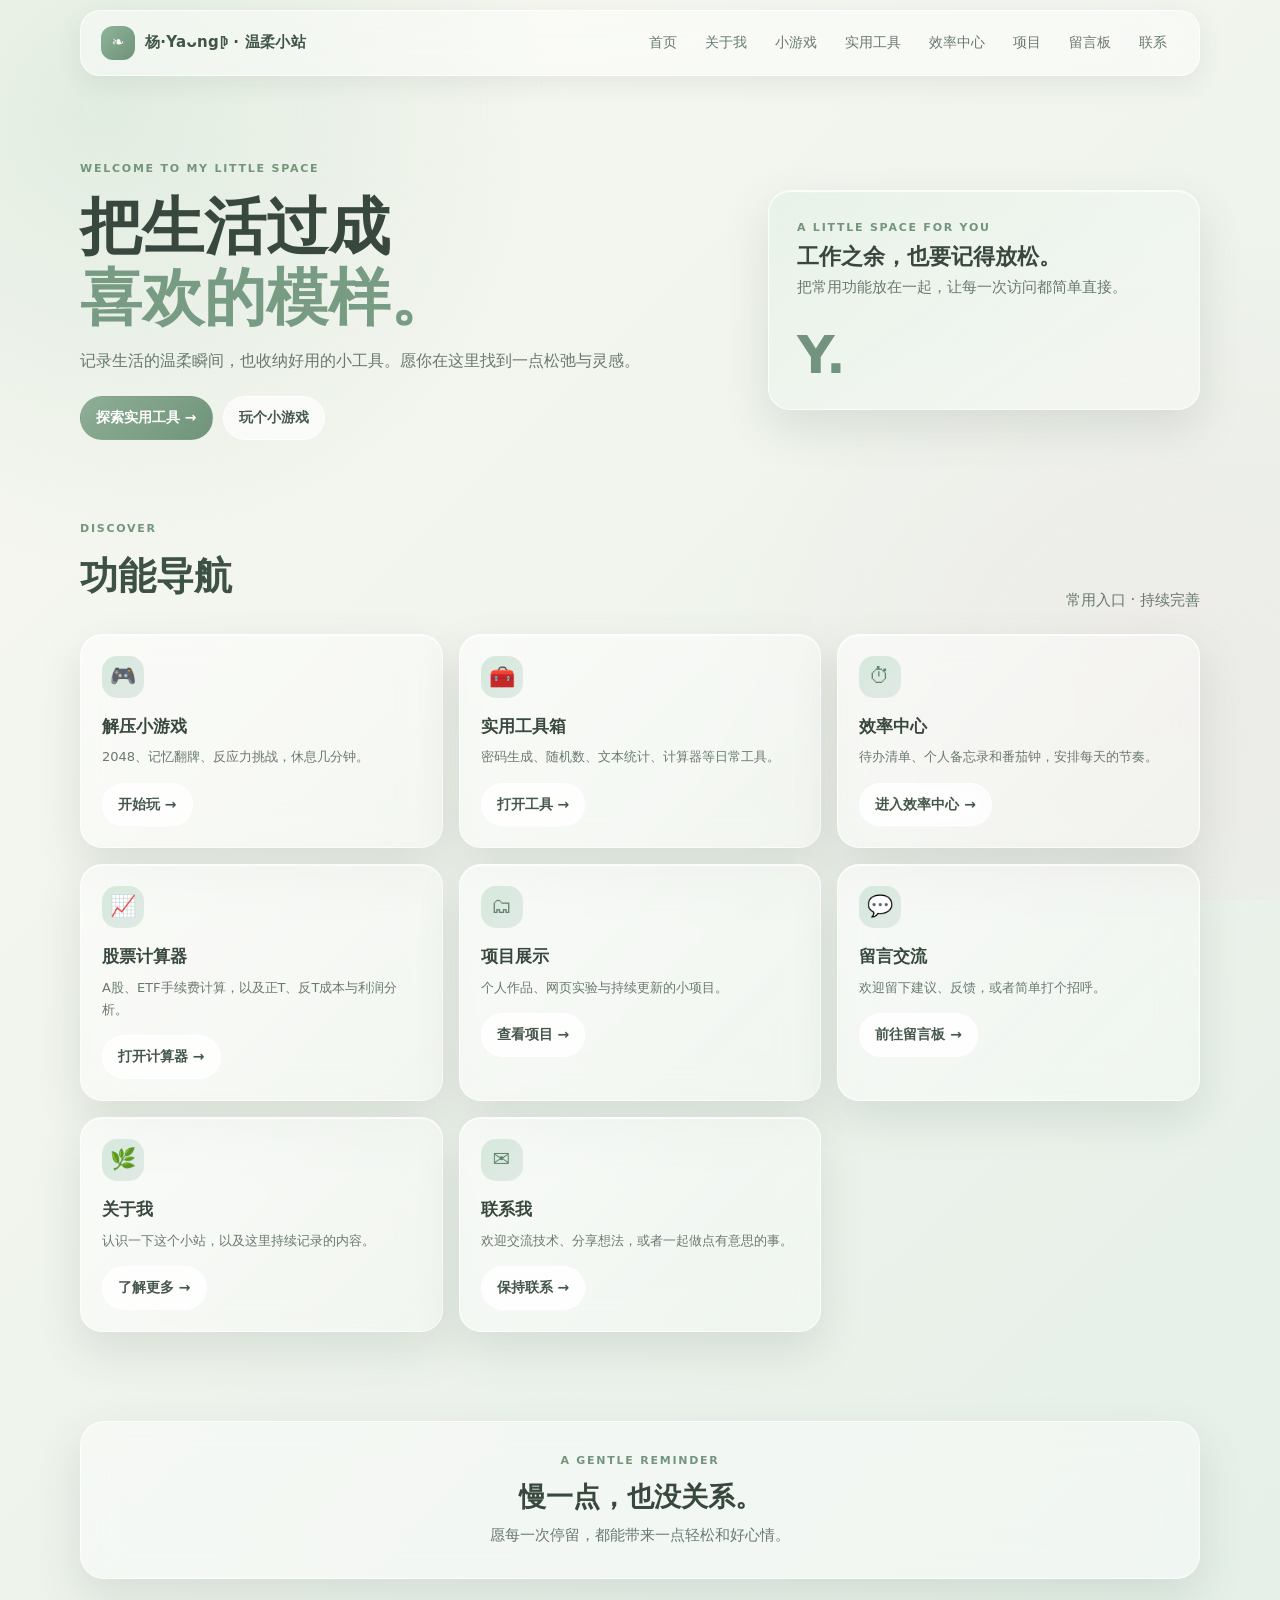
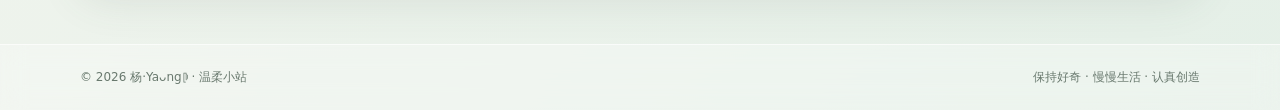
<file: index.html>
<!doctype html>
<html lang="zh-CN"><head><meta charset="utf-8"><meta name="viewport" content="width=device-width,initial-scale=1"><meta name="theme-color" content="#e8eee7"><meta name="description" content="杨·Yaᴗngᥫᩣ的个人空间，收纳生活记录、实用工具、小游戏与个人项目。"><title>杨·Yaᴗngᥫᩣ · 温柔小站</title><link rel="stylesheet" href="/assets/css/style.css"></head><body>
<header class="site-header"><div class="container nav"><a class="brand" href="/"><span class="brand-mark">❧</span><span>杨·Yaᴗngᥫᩣ · 温柔小站</span></a><button class="menu-toggle" aria-label="打开导航菜单" aria-expanded="false">☰</button><nav class="nav-links"><a href="/">首页</a><a href="/about.html">关于我</a><a href="/games.html">小游戏</a><a href="/tools.html">实用工具</a><a href="/focus.html">效率中心</a><a href="/projects.html">项目</a><a href="/guestbook.html">留言板</a><a href="/contact.html">联系</a></nav></div></header>
<main>
<section class="container hero"><div><div class="eyebrow">WELCOME TO MY LITTLE SPACE</div><h1>把生活过成<br><span class="gradient">喜欢的模样。</span></h1><p class="lead">记录生活的温柔瞬间，也收纳好用的小工具。愿你在这里找到一点松弛与灵感。</p><div class="actions"><a class="btn primary" href="/tools.html">探索实用工具 →</a><a class="btn" href="/games.html">玩个小游戏</a></div></div><aside class="hero-panel"><div><div class="eyebrow">A LITTLE SPACE FOR YOU</div><strong>工作之余，也要记得放松。</strong><p class="muted">把常用功能放在一起，让每一次访问都简单直接。</p></div><div class="big-mark">Y.</div></aside></section>
<section class="container section"><div class="section-head"><div><div class="eyebrow">DISCOVER</div><h2>功能导航</h2></div><span class="muted">常用入口 · 持续完善</span></div><div class="grid">
<article class="card"><div class="card-icon">🎮</div><h3>解压小游戏</h3><p>2048、记忆翻牌、反应力挑战，休息几分钟。</p><a class="btn" href="/games.html">开始玩 →</a></article>
<article class="card"><div class="card-icon">🧰</div><h3>实用工具箱</h3><p>密码生成、随机数、文本统计、计算器等日常工具。</p><a class="btn" href="/tools.html">打开工具 →</a></article>
<article class="card"><div class="card-icon">⏱</div><h3>效率中心</h3><p>待办清单、个人备忘录和番茄钟，安排每天的节奏。</p><a class="btn" href="/focus.html">进入效率中心 →</a></article>
<article class="card"><div class="card-icon">📈</div><h3>股票计算器</h3><p>A股、ETF手续费计算，以及正T、反T成本与利润分析。</p><a class="btn" href="/tools/stock-calculator.html">打开计算器 →</a></article>
<article class="card"><div class="card-icon">🗂</div><h3>项目展示</h3><p>个人作品、网页实验与持续更新的小项目。</p><a class="btn" href="/projects.html">查看项目 →</a></article>
<article class="card"><div class="card-icon">💬</div><h3>留言交流</h3><p>欢迎留下建议、反馈，或者简单打个招呼。</p><a class="btn" href="/guestbook.html">前往留言板 →</a></article>
<article class="card"><div class="card-icon">🌿</div><h3>关于我</h3><p>认识一下这个小站，以及这里持续记录的内容。</p><a class="btn" href="/about.html">了解更多 →</a></article>
<article class="card"><div class="card-icon">✉️</div><h3>联系我</h3><p>欢迎交流技术、分享想法，或者一起做点有意思的事。</p><a class="btn" href="/contact.html">保持联系 →</a></article>
</div></section>
<section class="container section"><div class="glass-note"><div class="eyebrow">A GENTLE REMINDER</div><h2>慢一点，也没关系。</h2><p>愿每一次停留，都能带来一点轻松和好心情。</p></div></section>
</main><footer class="site-footer"><div class="container footer-inner"><span>© <span data-year></span> 杨·Yaᴗngᥫᩣ · 温柔小站</span><span>保持好奇 · 慢慢生活 · 认真创造</span></div></footer><script src="/assets/js/main.js"></script></body></html>
</file>
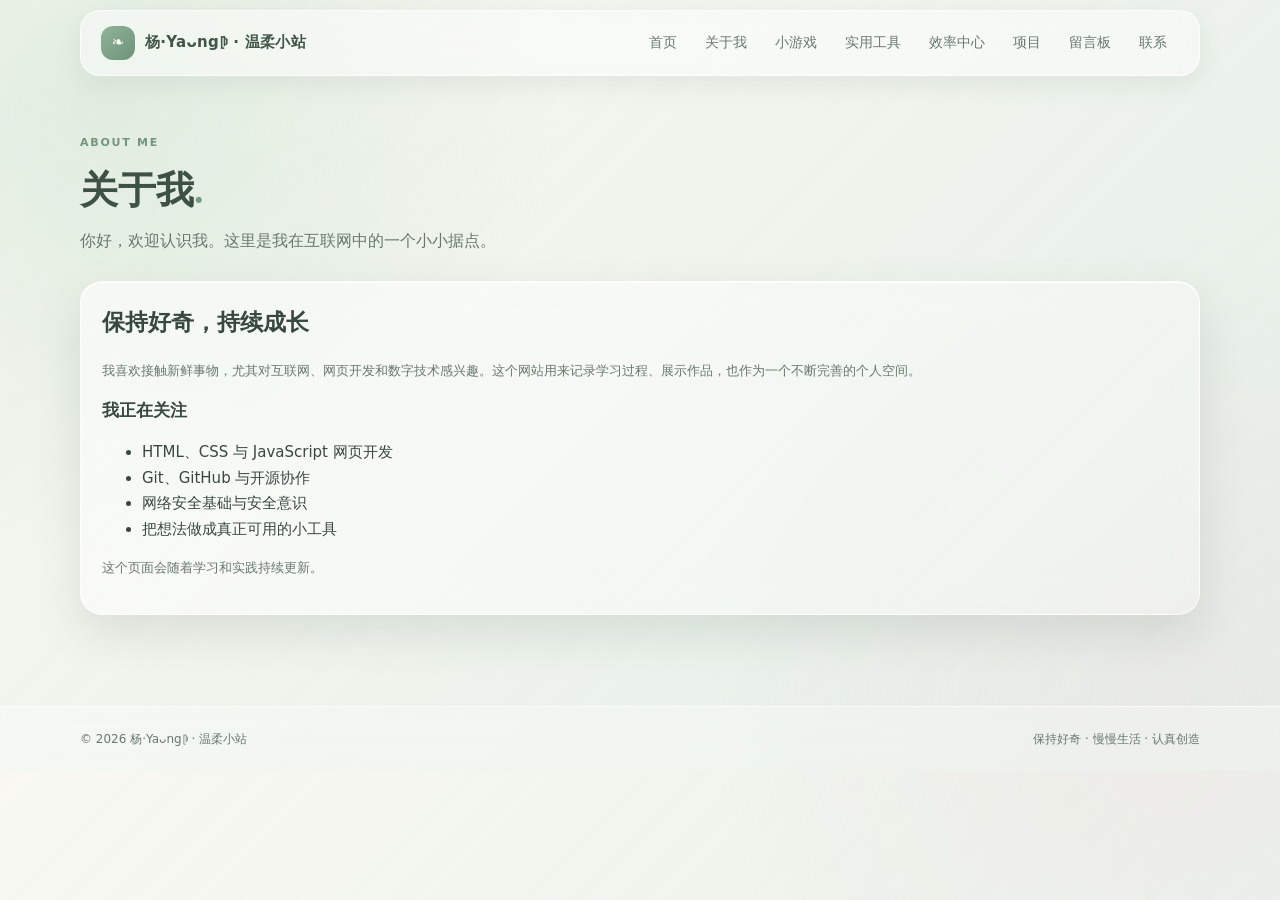
<file: about.html>
<!doctype html><html lang="zh-CN"><head><meta charset="utf-8"><meta name="viewport" content="width=device-width,initial-scale=1"><meta name="theme-color" content="#f5f7f6"><meta name="description" content="关于 Y：持续学习、探索技术与创造。"><title>关于我 · 杨·Yaᴗngᥫᩣ温柔小站</title><link rel="stylesheet" href="/assets/css/style.css"></head><body><header class="site-header"><div class="container nav"><a class="brand" href="/"><span class="brand-mark">❧</span><span>杨·Yaᴗngᥫᩣ · 温柔小站</span></a><button class="menu-toggle" aria-label="打开导航菜单" aria-expanded="false">☰</button><nav class="nav-links"><a href="/">首页</a><a href="/about.html">关于我</a><a href="/games.html">小游戏</a><a href="/tools.html">实用工具</a><a href="/focus.html">效率中心</a><a href="/projects.html">项目</a><a href="/guestbook.html">留言板</a><a href="/contact.html">联系</a></nav></div></header><main class="container page-main"><div class="page-intro"><div class="eyebrow">ABOUT ME</div><h1 class="page-title">关于我<span class="gradient">.</span></h1><p class="lead">你好，欢迎认识我。这里是我在互联网中的一个小小据点。</p></div><article class="card content-card"><h2>保持好奇，持续成长</h2><p>我喜欢接触新鲜事物，尤其对互联网、网页开发和数字技术感兴趣。这个网站用来记录学习过程、展示作品，也作为一个不断完善的个人空间。</p><h3>我正在关注</h3><ul><li>HTML、CSS 与 JavaScript 网页开发</li><li>Git、GitHub 与开源协作</li><li>网络安全基础与安全意识</li><li>把想法做成真正可用的小工具</li></ul><p>这个页面会随着学习和实践持续更新。</p></article></main><footer class="site-footer"><div class="container footer-inner"><span>© <span data-year></span> 杨·Yaᴗngᥫᩣ · 温柔小站</span><span>保持好奇 · 慢慢生活 · 认真创造</span></div></footer><script src="/assets/js/main.js"></script></body></html>
</file>
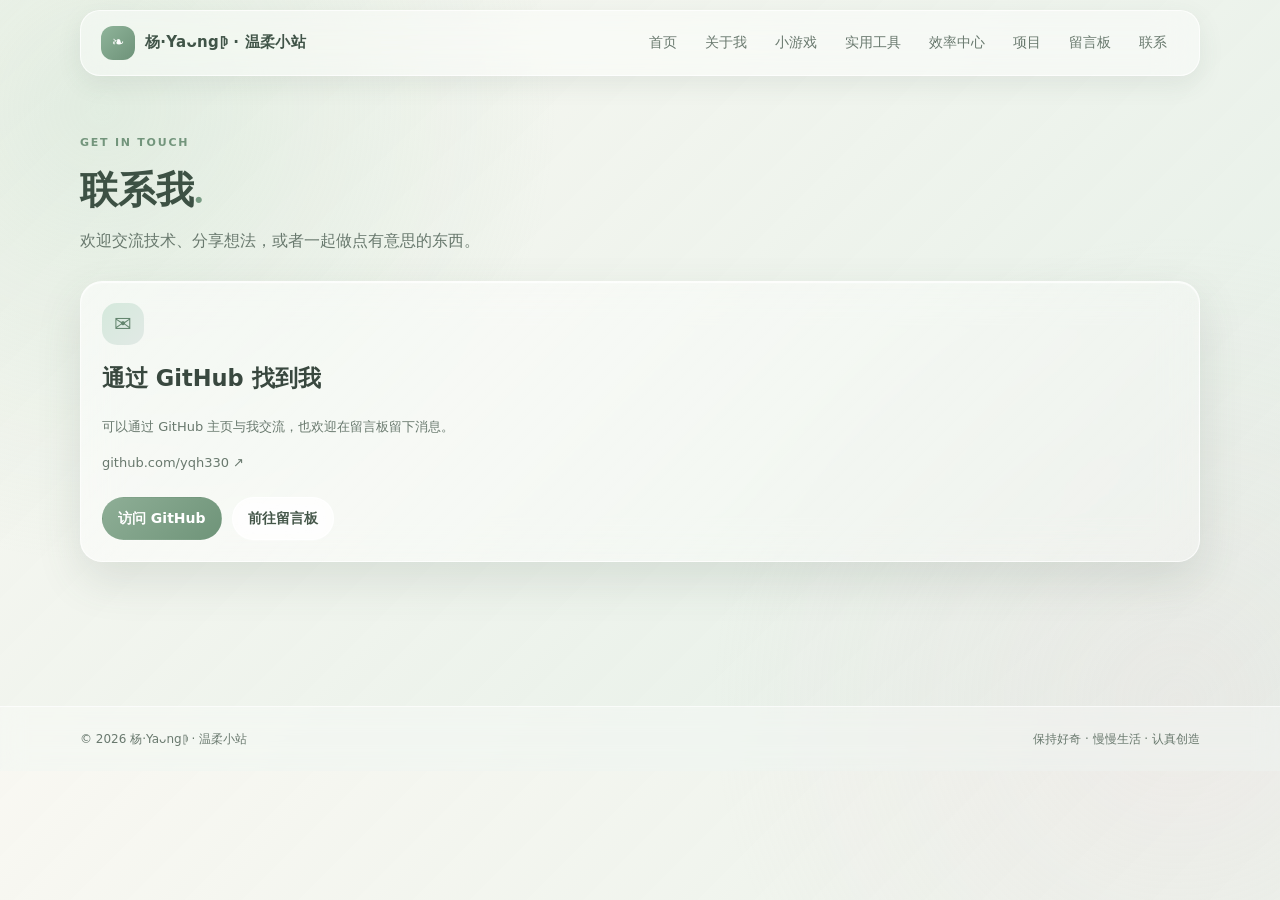
<file: contact.html>
<!doctype html><html lang="zh-CN"><head><meta charset="utf-8"><meta name="viewport" content="width=device-width,initial-scale=1"><meta name="theme-color" content="#f5f7f6"><meta name="description" content="联系 Y，交流技术、想法与合作。"><title>联系我 · 杨·Yaᴗngᥫᩣ温柔小站</title><link rel="stylesheet" href="/assets/css/style.css"></head><body><header class="site-header"><div class="container nav"><a class="brand" href="/"><span class="brand-mark">❧</span><span>杨·Yaᴗngᥫᩣ · 温柔小站</span></a><button class="menu-toggle" aria-label="打开导航菜单" aria-expanded="false">☰</button><nav class="nav-links"><a href="/">首页</a><a href="/about.html">关于我</a><a href="/games.html">小游戏</a><a href="/tools.html">实用工具</a><a href="/focus.html">效率中心</a><a href="/projects.html">项目</a><a href="/guestbook.html">留言板</a><a href="/contact.html">联系</a></nav></div></header><main class="container page-main"><div class="page-intro"><div class="eyebrow">GET IN TOUCH</div><h1 class="page-title">联系我<span class="gradient">.</span></h1><p class="lead">欢迎交流技术、分享想法，或者一起做点有意思的东西。</p></div><article class="card content-card"><div class="card-icon">✉</div><h2>通过 GitHub 找到我</h2><p>可以通过 GitHub 主页与我交流，也欢迎在留言板留下消息。</p><p><a class="contact-link" href="https://github.com/yqh330" target="_blank" rel="noopener noreferrer">github.com/yqh330 ↗</a></p><div class="actions"><a class="btn primary" href="https://github.com/yqh330" target="_blank" rel="noopener noreferrer">访问 GitHub</a><a class="btn" href="/guestbook.html">前往留言板</a></div></article></main><footer class="site-footer"><div class="container footer-inner"><span>© <span data-year></span> 杨·Yaᴗngᥫᩣ · 温柔小站</span><span>保持好奇 · 慢慢生活 · 认真创造</span></div></footer><script src="/assets/js/main.js"></script></body></html>
</file>
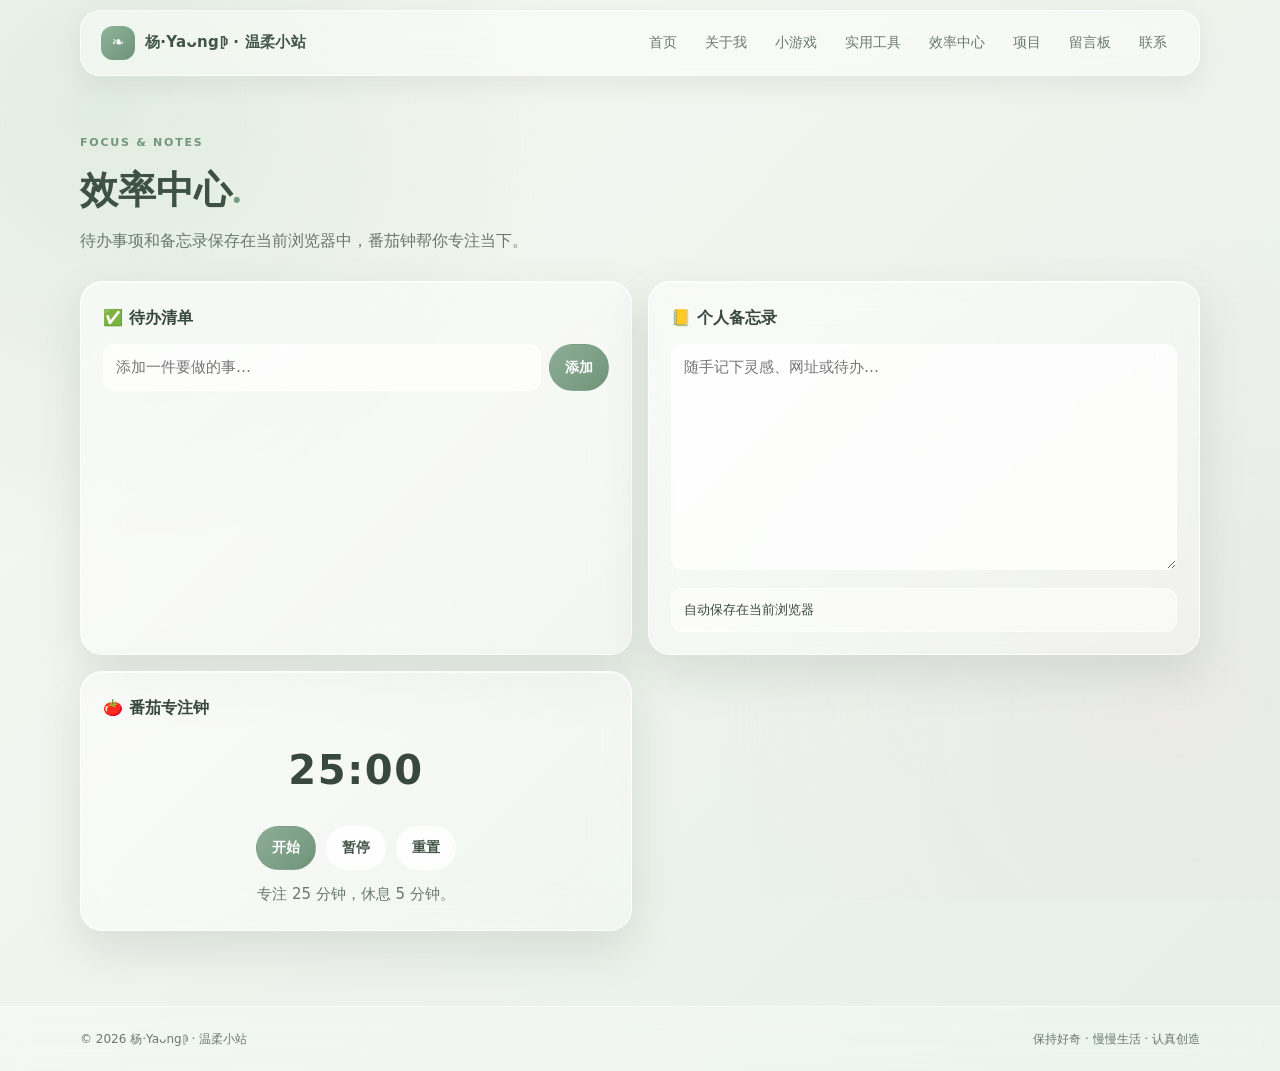
<file: focus.html>
<!doctype html><html lang="zh-CN"><head><meta charset="utf-8"><meta name="viewport" content="width=device-width,initial-scale=1"><meta name="theme-color" content="#f7f8fa"><title>效率中心 · 杨·Yaᴗngᥫᩣ温柔小站</title><link rel="stylesheet" href="/assets/css/style.css"></head><body><header class="site-header"><div class="container nav"><a class="brand" href="/"><span class="brand-mark">❧</span><span>杨·Yaᴗngᥫᩣ · 温柔小站</span></a><button class="menu-toggle" aria-label="打开导航菜单" aria-expanded="false">☰</button><nav class="nav-links"><a href="/">首页</a><a href="/about.html">关于我</a><a href="/games.html">小游戏</a><a href="/tools.html">实用工具</a><a href="/focus.html">效率中心</a><a href="/projects.html">项目</a><a href="/guestbook.html">留言板</a><a href="/contact.html">联系</a></nav></div></header><main class="container page-main"><div class="page-intro"><div class="eyebrow">FOCUS & NOTES</div><h1 class="page-title">效率中心<span class="gradient">.</span></h1><p class="lead">待办事项和备忘录保存在当前浏览器中，番茄钟帮你专注当下。</p></div><div class="tool-grid"><section class="tool-box"><h3>✅ 待办清单</h3><form id="todo-form" class="inline-form"><input id="todo-input" class="field" placeholder="添加一件要做的事…" maxlength="100"><button class="btn primary">添加</button></form><ul id="todo-list" class="todo-list"></ul></section><section class="tool-box"><h3>📒 个人备忘录</h3><textarea id="memo" class="field" rows="8" placeholder="随手记下灵感、网址或待办…"></textarea><div class="result" id="memo-status">自动保存在当前浏览器</div></section><section class="tool-box"><h3>🍅 番茄专注钟</h3><div class="clock" id="clock">25:00</div><div class="actions" style="justify-content:center"><button class="btn primary" id="timer-start">开始</button><button class="btn" id="timer-pause">暂停</button><button class="btn" id="timer-reset">重置</button></div><p class="muted" style="text-align:center;margin:12px 0 0">专注 25 分钟，休息 5 分钟。</p></section></div></main><footer class="site-footer"><div class="container footer-inner"><span>© <span data-year></span> 杨·Yaᴗngᥫᩣ · 温柔小站</span><span>保持好奇 · 慢慢生活 · 认真创造</span></div></footer><script src="/assets/js/main.js"></script><script src="/assets/js/focus.js"></script></body></html>
</file>
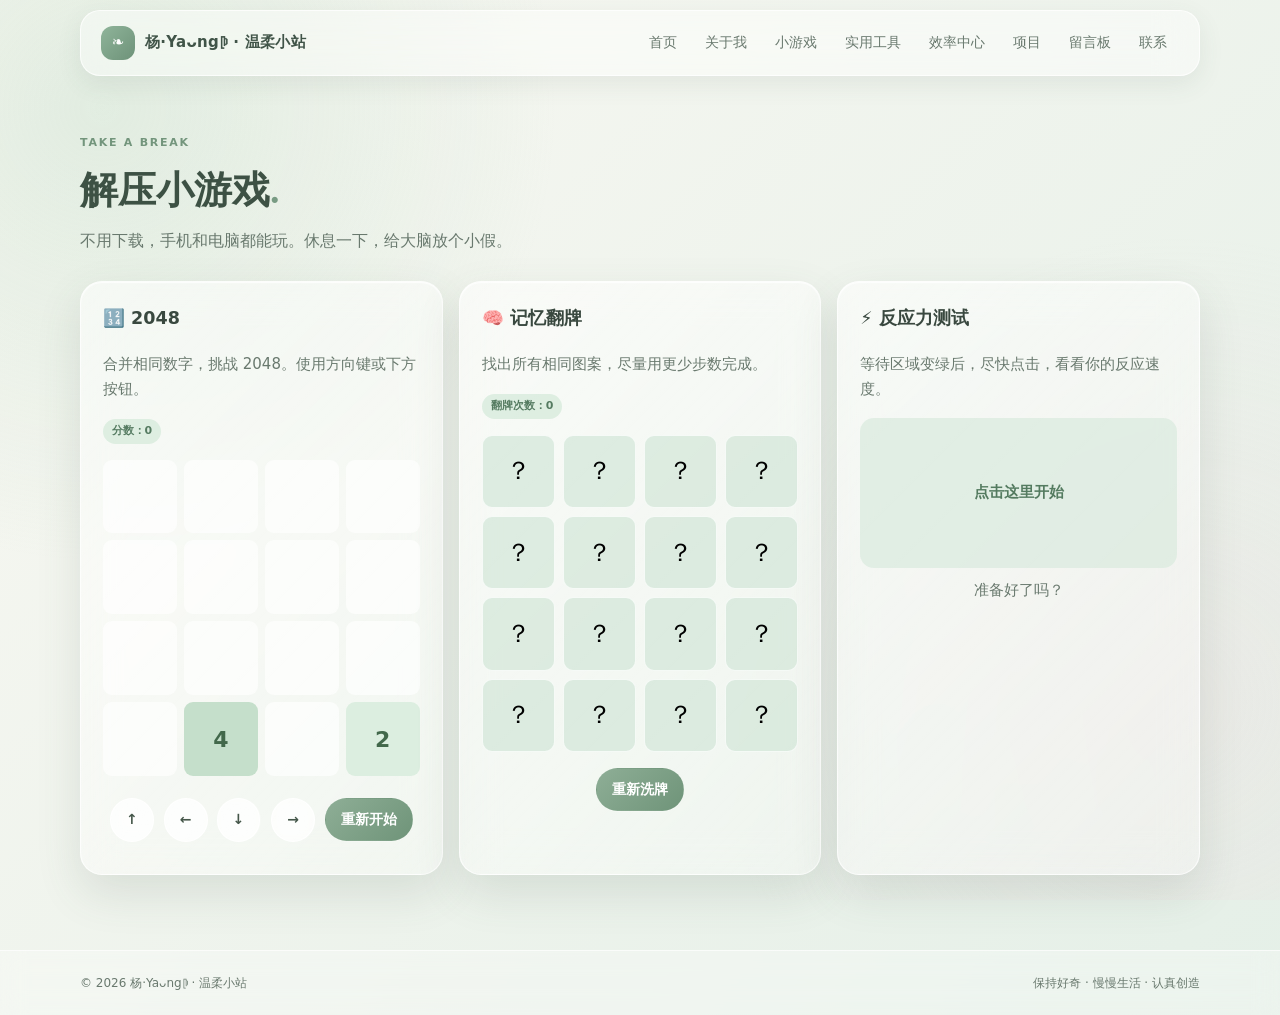
<file: games.html>
<!doctype html><html lang="zh-CN"><head><meta charset="utf-8"><meta name="viewport" content="width=device-width,initial-scale=1"><meta name="theme-color" content="#f7f8fa"><title>解压小游戏 · 杨·Yaᴗngᥫᩣ温柔小站</title><link rel="stylesheet" href="/assets/css/style.css"></head><body><header class="site-header"><div class="container nav"><a class="brand" href="/"><span class="brand-mark">❧</span><span>杨·Yaᴗngᥫᩣ · 温柔小站</span></a><button class="menu-toggle" aria-label="打开导航菜单" aria-expanded="false">☰</button><nav class="nav-links"><a href="/">首页</a><a href="/about.html">关于我</a><a href="/games.html">小游戏</a><a href="/tools.html">实用工具</a><a href="/focus.html">效率中心</a><a href="/projects.html">项目</a><a href="/guestbook.html">留言板</a><a href="/contact.html">联系</a></nav></div></header><main class="container page-main"><div class="page-intro"><div class="eyebrow">TAKE A BREAK</div><h1 class="page-title">解压小游戏<span class="gradient">.</span></h1><p class="lead">不用下载，手机和电脑都能玩。休息一下，给大脑放个小假。</p></div><div class="grid"><section class="game-area"><h3>🔢 2048</h3><p class="muted">合并相同数字，挑战 2048。使用方向键或下方按钮。</p><div id="score" class="tag">分数：0</div><div id="board" class="game-board"></div><div class="actions" style="justify-content:center"><button class="btn" data-move="up">↑</button><button class="btn" data-move="left">←</button><button class="btn" data-move="down">↓</button><button class="btn" data-move="right">→</button><button class="btn primary" id="restart">重新开始</button></div><p id="game-msg" class="muted" style="text-align:center;margin:10px 0 0"></p></section><section class="game-area"><h3>🧠 记忆翻牌</h3><p class="muted">找出所有相同图案，尽量用更少步数完成。</p><div class="tag" id="moves">翻牌次数：0</div><div class="memory-grid" id="memory"></div><div style="text-align:center"><button class="btn primary" id="memory-reset">重新洗牌</button></div><p id="memory-msg" class="muted" style="text-align:center;margin:10px 0 0"></p></section><section class="game-area"><h3>⚡ 反应力测试</h3><p class="muted">等待区域变绿后，尽快点击，看看你的反应速度。</p><div id="reaction" class="reaction-pad">点击这里开始</div><p id="reaction-result" class="muted" style="text-align:center;margin:10px 0 0">准备好了吗？</p></section></div></main><footer class="site-footer"><div class="container footer-inner"><span>© <span data-year></span> 杨·Yaᴗngᥫᩣ · 温柔小站</span><span>保持好奇 · 慢慢生活 · 认真创造</span></div></footer><script src="/assets/js/main.js"></script><script src="/assets/js/games.js"></script></body></html>
</file>
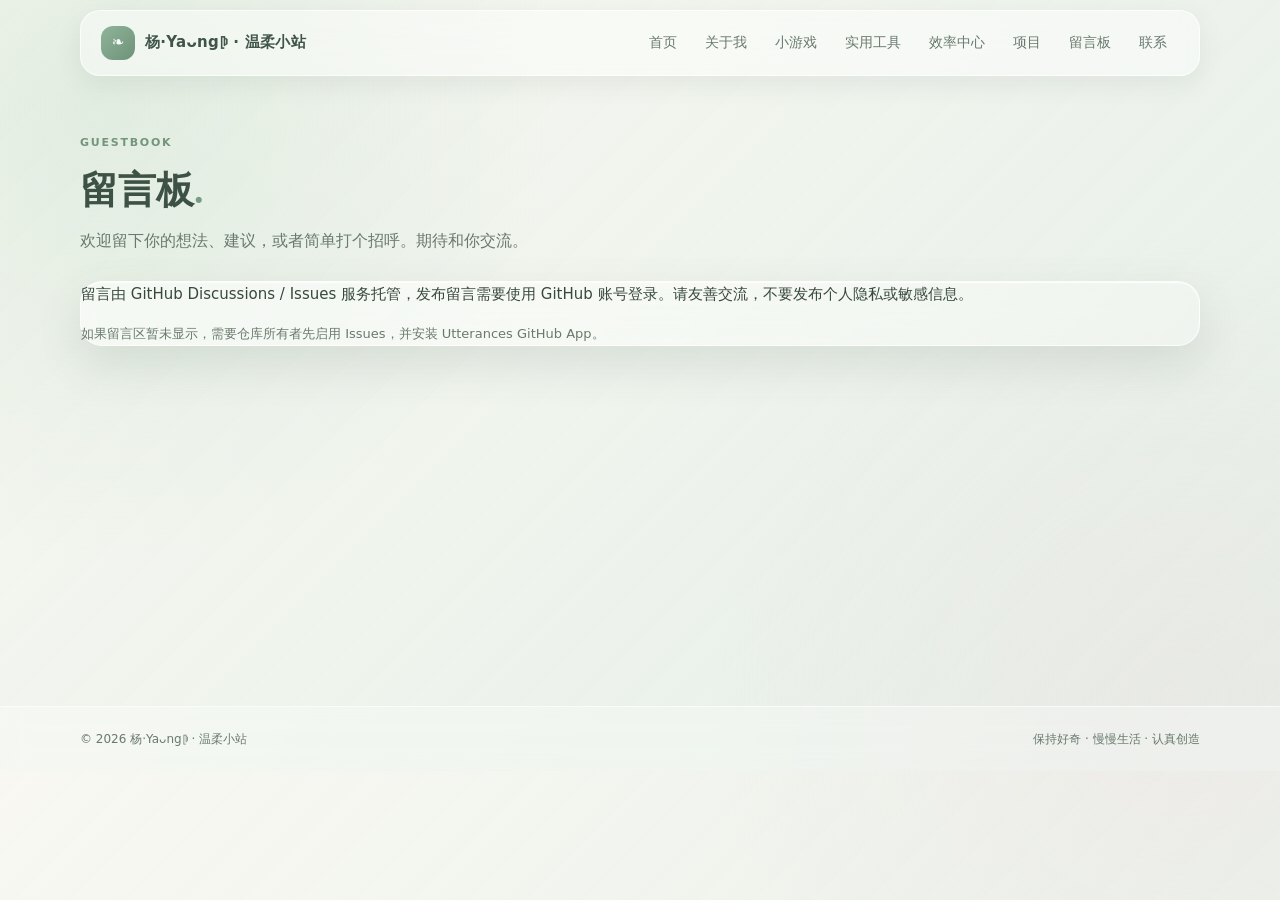
<file: guestbook.html>
<!doctype html><html lang="zh-CN"><head><meta charset="utf-8"><meta name="viewport" content="width=device-width,initial-scale=1"><meta name="theme-color" content="#f5f7f6"><meta name="description" content="在 Y 的个人空间留言交流。"><title>留言板 · 杨·Yaᴗngᥫᩣ温柔小站</title><link rel="stylesheet" href="/assets/css/style.css"></head><body><header class="site-header"><div class="container nav"><a class="brand" href="/"><span class="brand-mark">❧</span><span>杨·Yaᴗngᥫᩣ · 温柔小站</span></a><button class="menu-toggle" aria-label="打开导航菜单" aria-expanded="false">☰</button><nav class="nav-links"><a href="/">首页</a><a href="/about.html">关于我</a><a href="/games.html">小游戏</a><a href="/tools.html">实用工具</a><a href="/focus.html">效率中心</a><a href="/projects.html">项目</a><a href="/guestbook.html">留言板</a><a href="/contact.html">联系</a></nav></div></header><main class="container page-main"><div class="page-intro"><div class="eyebrow">GUESTBOOK</div><h1 class="page-title">留言板<span class="gradient">.</span></h1><p class="lead">欢迎留下你的想法、建议，或者简单打个招呼。期待和你交流。</p></div><section class="guestbook-panel"><p class="guestbook-note">留言由 GitHub Discussions / Issues 服务托管，发布留言需要使用 GitHub 账号登录。请友善交流，不要发布个人隐私或敏感信息。</p><script src="https://utteranc.es/client.js" repo="yqh330/yqh330.github.io" issue-term="pathname" theme="github-light" crossorigin="anonymous" async></script><div class="muted" style="font-size:13px;margin-top:14px">如果留言区暂未显示，需要仓库所有者先启用 Issues，并安装 Utterances GitHub App。</div></section></main><footer class="site-footer"><div class="container footer-inner"><span>© <span data-year></span> 杨·Yaᴗngᥫᩣ · 温柔小站</span><span>保持好奇 · 慢慢生活 · 认真创造</span></div></footer><script src="/assets/js/main.js"></script></body></html>
</file>
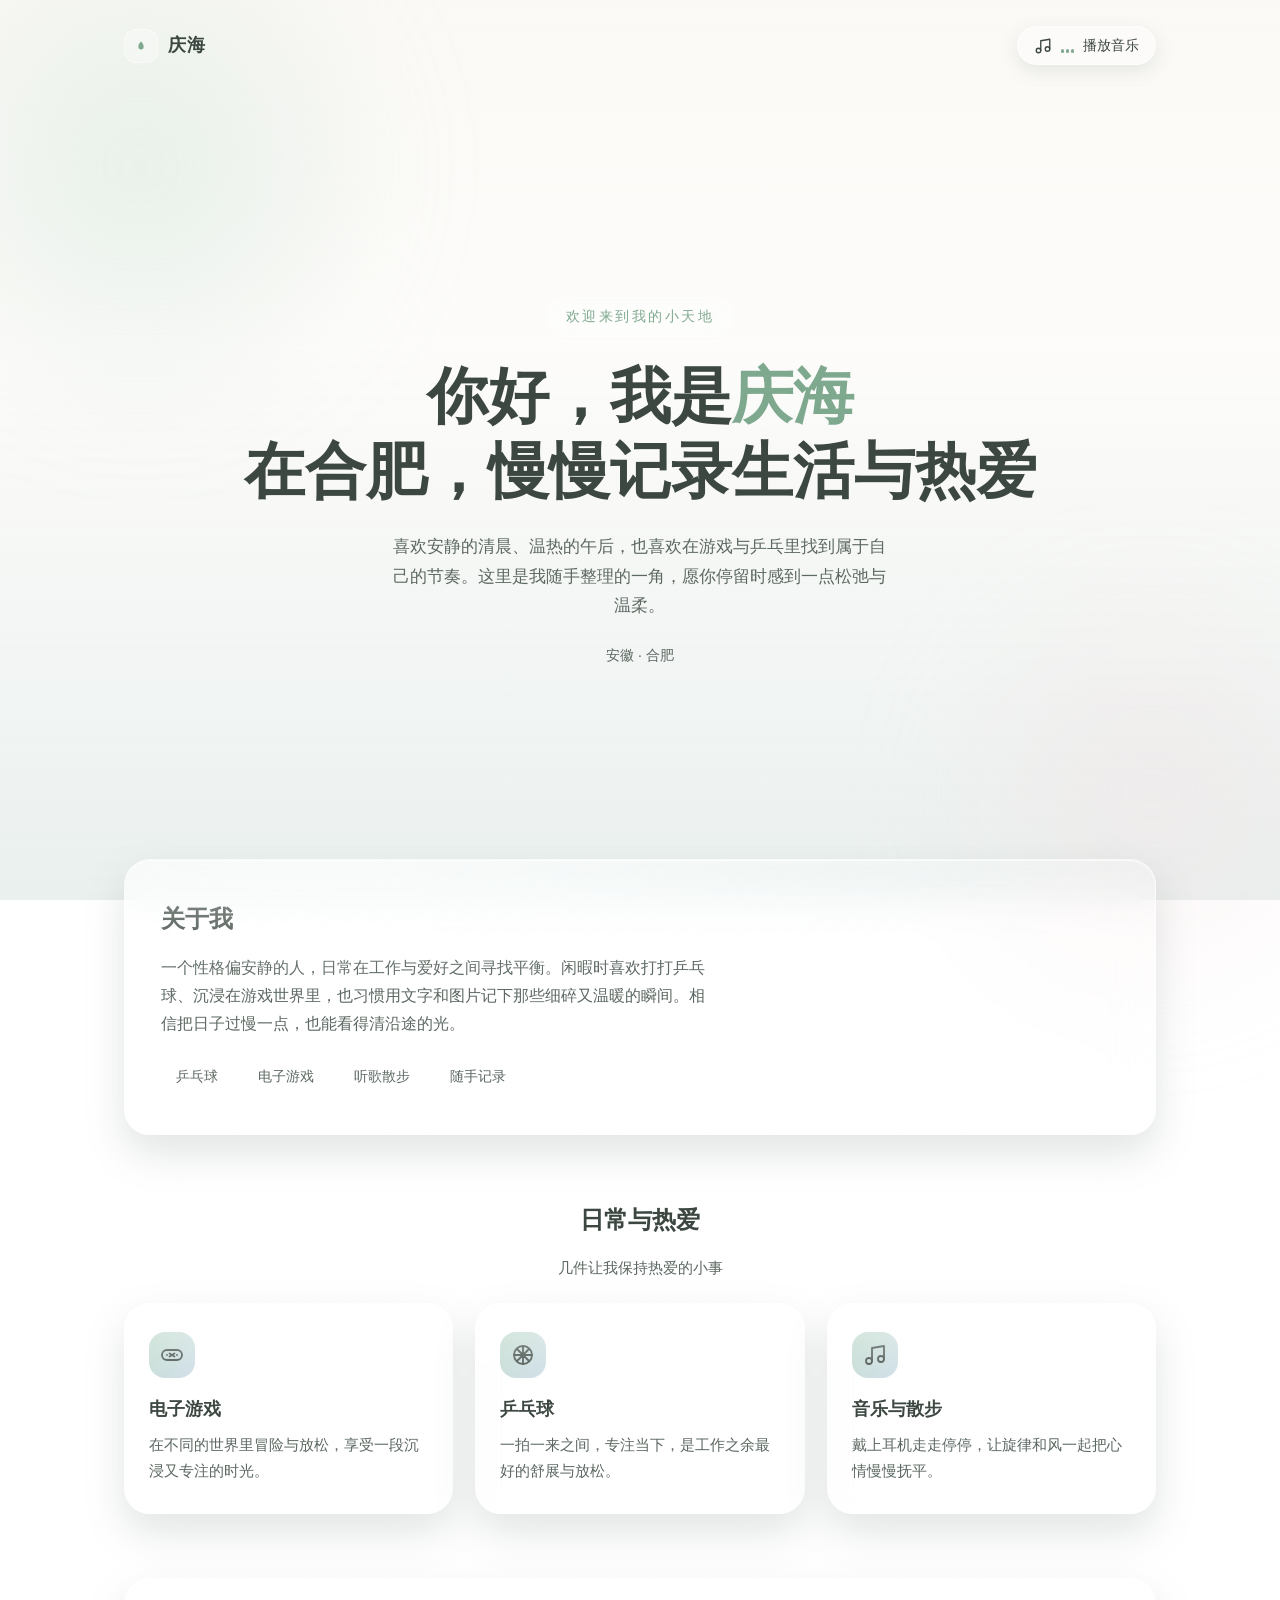
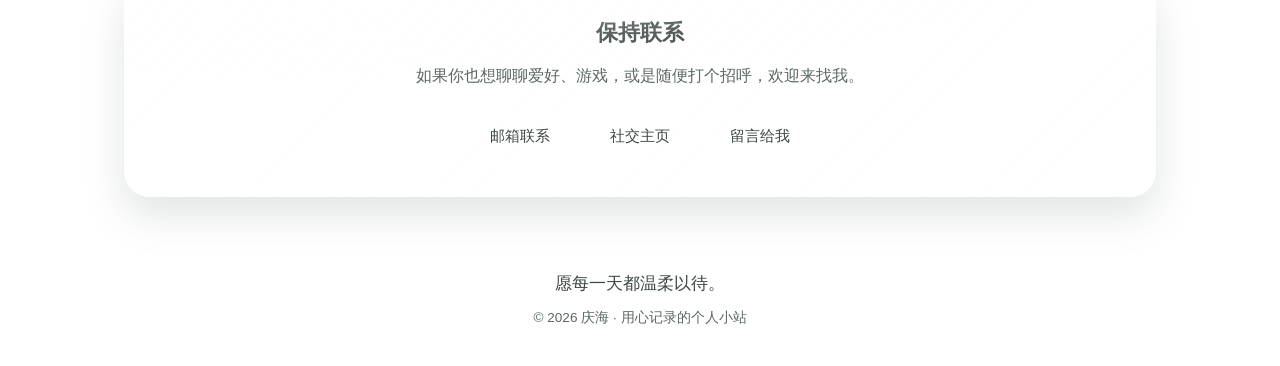
<file: healing.html>
<!DOCTYPE html>
<html lang="zh-CN">
<head>
<meta charset="UTF-8">
<meta name="viewport" content="width=device-width, initial-scale=1">
<title>庆海 · 温柔记录</title>
<link rel="icon" href="data:image/svg+xml,%3Csvg xmlns='http://www.w3.org/2000/svg' viewBox='0 0 24 24'%3E%3Ccircle cx='12' cy='12' r='10' fill='%23bcd9c8'/%3E%3Cpath d='M12 6c2.5 2 3.5 4.5 3.5 7a3.5 3.5 0 0 1-7 0c0-2.5 1-5 3.5-7z' fill='%237fa98f'/%3E%3C/svg%3E">
<link rel="stylesheet" href="https://miaoda.feishu.cn/fonts/css2?family=Noto+Serif+SC:wght@400;500;600&family=Noto+Sans+SC:wght@300;400;500&display=swap">
<style>
  :root{
    --ink:#3c4741;
    --ink-soft:#5c6861;
    --accent:#7fa98f;
    --accent-soft:#bcd9c8;
    --pink:#f3d9dd;
    --sky:#cddce8;
    --cream:#f7f4ee;
    --glass:rgba(255,255,255,.30);
    --glass-border:rgba(255,255,255,.55);
    --shadow:0 18px 40px rgba(90,110,100,.18);
    --radius:26px;
  }
  *{box-sizing:border-box;margin:0;padding:0}
  html{scroll-behavior:smooth}
  body{
    font-family:"Noto Sans SC",-apple-system,BlinkMacSystemFont,"PingFang SC","Microsoft YaHei",sans-serif;
    color:var(--ink);
    min-height:100vh;
    line-height:1.75;
    overflow-x:hidden;
  }

  /* ===== 背景层 ===== */
  .bg{
    position:fixed;inset:0;z-index:-2;
    background-image:url("https://media.doubao.com/space/api/box/stream/download/all_by_mount_point/O3irbacm4oltxBxhzCEcx8fcnhf");
    background-size:cover;background-position:center;
  }
  .bg::after{
    content:"";position:absolute;inset:0;
    background:linear-gradient(180deg,rgba(247,244,238,.55) 0%,rgba(247,244,238,.28) 38%,rgba(205,220,216,.42) 100%);
  }
  .glow{position:fixed;border-radius:50%;filter:blur(60px);opacity:.5;z-index:-1;pointer-events:none;animation:drift 18s ease-in-out infinite alternate}
  .glow.g1{width:42vw;height:42vw;left:-10vw;top:-8vw;background:radial-gradient(circle,rgba(188,217,200,.7),transparent 70%)}
  .glow.g2{width:36vw;height:36vw;right:-8vw;bottom:-10vw;background:radial-gradient(circle,rgba(243,217,221,.65),transparent 70%);animation-delay:-9s}
  @keyframes drift{
    0%{transform:translate(0,0) scale(1)}
    100%{transform:translate(4vw,3vw) scale(1.08)}
  }

  /* ===== 顶部 ===== */
  header.top{
    display:flex;align-items:center;justify-content:space-between;
    max-width:1080px;margin:0 auto;padding:26px 24px 0;
  }
  .brand{display:flex;align-items:center;gap:10px;text-decoration:none;color:var(--ink)}
  .brand-mark{width:34px;height:34px;border-radius:12px;background:var(--glass);border:1px solid var(--glass-border);display:grid;place-items:center;backdrop-filter:blur(10px)}
  .brand-name{font-family:"Noto Serif SC",serif;font-weight:600;font-size:1.15rem;letter-spacing:.05em}

  /* 音乐开关 */
  .music-toggle{
    display:inline-flex;align-items:center;gap:9px;
    border:1px solid var(--glass-border);background:var(--glass);
    backdrop-filter:blur(12px);-webkit-backdrop-filter:blur(12px);
    color:var(--ink);border-radius:999px;padding:9px 16px;
    font-family:inherit;font-size:.9rem;cursor:pointer;
    box-shadow:0 6px 18px rgba(90,110,100,.14);
    transition:background .3s ease,transform .3s ease;
  }
  .music-toggle:hover{transform:translateY(-2px)}
  .music-toggle:focus-visible{outline:2px solid var(--accent);outline-offset:2px}
  .music-toggle svg{width:18px;height:18px}
  .eq{display:inline-flex;align-items:flex-end;gap:2px;height:14px}
  .eq i{width:3px;border-radius:2px;background:var(--accent);height:4px;transition:height .3s ease}
  .music-toggle[aria-checked="true"] .eq i{animation:eq 1s ease-in-out infinite}
  .music-toggle[aria-checked="true"] .eq i:nth-child(2){animation-delay:.2s}
  .music-toggle[aria-checked="true"] .eq i:nth-child(3){animation-delay:.4s}
  @keyframes eq{0%,100%{height:4px}50%{height:13px}}
  .music-hint{font-size:.75rem;color:var(--ink-soft)}

  /* ===== 布局 ===== */
  main{max-width:1080px;margin:0 auto;padding:0 24px}
  section{margin-top:64px}

  /* ===== Hero ===== */
  .hero{
    min-height:74vh;display:flex;flex-direction:column;
    align-items:center;justify-content:center;text-align:center;gap:22px;
    padding-top:40px;
  }
  .hero .badge{
    font-size:.85rem;letter-spacing:.18em;color:var(--accent);
    border:1px solid var(--glass-border);background:var(--glass);
    backdrop-filter:blur(10px);border-radius:999px;padding:7px 18px;
  }
  .hero h1{
    font-family:"Noto Serif SC",serif;font-weight:600;
    font-size:clamp(2.4rem,6vw,3.8rem);line-height:1.25;color:var(--ink);
  }
  .hero h1 em{font-style:normal;color:var(--accent)}
  .hero p.sub{max-width:30em;font-size:1.05rem;color:var(--ink-soft)}
  .hero .meta{font-size:.88rem;color:var(--ink-soft)}

  /* ===== 液态玻璃卡片 ===== */
  .glass{
    position:relative;border-radius:var(--radius);
    background:linear-gradient(135deg,rgba(255,255,255,.42),rgba(255,255,255,.18));
    border:1px solid var(--glass-border);
    backdrop-filter:blur(18px) saturate(1.5);
    -webkit-backdrop-filter:blur(18px) saturate(1.5);
    box-shadow:var(--shadow),inset 0 1px 1px rgba(255,255,255,.6),inset 0 -12px 24px rgba(255,255,255,.12);
    overflow:hidden;
  }
  .glass::before{
    content:"";position:absolute;inset:0;border-radius:inherit;pointer-events:none;
    background:radial-gradient(120% 80% at 20% 0%,rgba(255,255,255,.55),transparent 55%);
  }
  .glass::after{
    content:"";position:absolute;top:0;left:0;right:0;height:1px;border-radius:inherit;
    background:linear-gradient(90deg,transparent,rgba(255,255,255,.8),transparent);
  }

  .about{padding:38px 36px}
  .about h2,.grid-head h2{font-family:"Noto Serif SC",serif;font-weight:600;font-size:1.5rem;margin-bottom:14px}
  .about p{color:var(--ink-soft);max-width:34em}
  .tags{display:flex;flex-wrap:wrap;gap:10px;margin-top:20px}
  .tags span{
    font-size:.85rem;padding:6px 14px;border-radius:999px;
    background:rgba(255,255,255,.35);border:1px solid var(--glass-border);color:var(--ink-soft);
  }

  .grid-head{margin-bottom:22px;text-align:center}
  .grid-head p{color:var(--ink-soft);font-size:.95rem}
  .cards{display:grid;grid-template-columns:repeat(3,1fr);gap:22px}
  .card{padding:28px 24px;transition:transform .35s cubic-bezier(.22,1,.36,1),box-shadow .35s ease}
  .card:hover{transform:translateY(-6px)}
  .card .ico{
    width:46px;height:46px;border-radius:16px;display:grid;place-items:center;margin-bottom:16px;
    background:linear-gradient(135deg,var(--accent-soft),var(--sky));
  }
  .card .ico svg{width:24px;height:24px;stroke:var(--ink)}
  .card h3{font-family:"Noto Serif SC",serif;font-weight:600;font-size:1.1rem;margin-bottom:8px}
  .card p{font-size:.92rem;color:var(--ink-soft)}

  .contact{padding:34px 36px;text-align:center}
  .contact h2{font-family:"Noto Serif SC",serif;font-weight:600;font-size:1.4rem;margin-bottom:10px}
  .contact p{color:var(--ink-soft);margin-bottom:22px}
  .contact-links{display:flex;flex-wrap:wrap;gap:14px;justify-content:center}
  .contact-links a{
    text-decoration:none;color:var(--ink);font-size:.92rem;
    padding:11px 22px;border-radius:999px;border:1px solid var(--glass-border);
    background:rgba(255,255,255,.35);transition:transform .3s ease,background .3s ease;
  }
  .contact-links a:hover{transform:translateY(-2px);background:rgba(255,255,255,.5)}
  .contact-links a:focus-visible{outline:2px solid var(--accent);outline-offset:2px}

  footer{text-align:center;margin:72px 0 36px;color:var(--ink-soft);font-size:.85rem}
  footer .line{font-family:"Noto Serif SC",serif;font-size:1.05rem;color:var(--ink);margin-bottom:8px}

  /* 淡入上滑 */
  .reveal{opacity:0;transform:translateY(24px);transition:opacity .8s ease,transform .8s cubic-bezier(.22,1,.36,1)}
  .reveal.in{opacity:1;transform:none}

  @media (max-width:820px){
    .cards{grid-template-columns:repeat(2,1fr)}
  }
  @media (max-width:560px){
    .cards{grid-template-columns:1fr}
    .about,.contact{padding:28px 22px}
    .music-hint{display:none}
  }
  @media (prefers-reduced-motion:reduce){
    .glow,.reveal,.card{animation:none!important;transition:none!important}
    .reveal{opacity:1;transform:none}
    html{scroll-behavior:auto}
  }
</style>
</head>
<body>

<div class="bg" aria-hidden="true"></div>
<div class="glow g1" aria-hidden="true"></div>
<div class="glow g2" aria-hidden="true"></div>

<header class="top">
  <a class="brand" href="#top" aria-label="返回首页">
    <span class="brand-mark" aria-hidden="true">
      <svg viewBox="0 0 24 24" width="18" height="18"><path d="M12 6c2.5 2 3.5 4.5 3.5 7a3.5 3.5 0 0 1-7 0c0-2.5 1-5 3.5-7z" fill="#7fa98f"/></svg>
    </span>
    <span class="brand-name">庆海</span>
  </a>

  <button class="music-toggle" id="musicBtn" role="switch" aria-checked="false" aria-label="背景音乐开关">
    <svg viewBox="0 0 24 24" fill="none" stroke="currentColor" stroke-width="1.8" stroke-linecap="round" stroke-linejoin="round" aria-hidden="true">
      <path d="M9 18V5l12-2v13"/><circle cx="6" cy="18" r="3"/><circle cx="18" cy="16" r="3"/>
    </svg>
    <span class="eq" aria-hidden="true"><i></i><i></i><i></i></span>
    <span id="musicLabel">播放音乐</span>
  </button>
</header>

<main id="top">

  <!-- Hero -->
  <section class="hero">
    <span class="badge reveal">欢迎来到我的小天地</span>
    <h1 class="reveal">你好，我是<em>庆海</em><br>在合肥，慢慢记录生活与热爱</h1>
    <p class="sub reveal">喜欢安静的清晨、温热的午后，也喜欢在游戏与乒乓里找到属于自己的节奏。这里是我随手整理的一角，愿你停留时感到一点松弛与温柔。</p>
    <span class="meta reveal">安徽 · 合肥</span>
  </section>

  <!-- 关于我 -->
  <section class="reveal">
    <div class="glass about">
      <h2>关于我</h2>
      <p>一个性格偏安静的人，日常在工作与爱好之间寻找平衡。闲暇时喜欢打打乒乓球、沉浸在游戏世界里，也习惯用文字和图片记下那些细碎又温暖的瞬间。相信把日子过慢一点，也能看得清沿途的光。</p>
      <div class="tags">
        <span>乒乓球</span><span>电子游戏</span><span>听歌散步</span><span>随手记录</span>
      </div>
    </div>
  </section>

  <!-- 兴趣卡片 -->
  <section>
    <div class="grid-head reveal">
      <h2>日常与热爱</h2>
      <p>几件让我保持热爱的小事</p>
    </div>
    <div class="cards">
      <div class="glass card reveal">
        <div class="ico" aria-hidden="true">
          <svg viewBox="0 0 24 24" fill="none" stroke-width="1.8" stroke-linecap="round" stroke-linejoin="round"><rect x="2" y="7" width="20" height="10" rx="5"/><path d="M7 12h.01M17 12h.01M9.5 10.5l5 3M14.5 10.5l-5 3"/></svg>
        </div>
        <h3>电子游戏</h3>
        <p>在不同的世界里冒险与放松，享受一段沉浸又专注的时光。</p>
      </div>
      <div class="glass card reveal">
        <div class="ico" aria-hidden="true">
          <svg viewBox="0 0 24 24" fill="none" stroke-width="1.8" stroke-linecap="round" stroke-linejoin="round"><circle cx="12" cy="12" r="9"/><path d="M12 3v18M3 12h18M6 6l12 12M18 6L6 18"/></svg>
        </div>
        <h3>乒乓球</h3>
        <p>一拍一来之间，专注当下，是工作之余最好的舒展与放松。</p>
      </div>
      <div class="glass card reveal">
        <div class="ico" aria-hidden="true">
          <svg viewBox="0 0 24 24" fill="none" stroke-width="1.8" stroke-linecap="round" stroke-linejoin="round"><path d="M9 18V5l12-2v13"/><circle cx="6" cy="18" r="3"/><circle cx="18" cy="16" r="3"/></svg>
        </div>
        <h3>音乐与散步</h3>
        <p>戴上耳机走走停停，让旋律和风一起把心情慢慢抚平。</p>
      </div>
    </div>
  </section>

  <!-- 联系 -->
  <section class="reveal">
    <div class="glass contact">
      <h2>保持联系</h2>
      <p>如果你也想聊聊爱好、游戏，或是随便打个招呼，欢迎来找我。</p>
      <div class="contact-links">
        <a href="mailto:hello@example.com">邮箱联系</a>
        <a href="#top">社交主页</a>
        <a href="#top">留言给我</a>
      </div>
    </div>
  </section>

</main>

<footer>
  <div class="line">愿每一天都温柔以待。</div>
  <div>© 2026 庆海 · 用心记录的个人小站</div>
</footer>

<script>
(function(){
  "use strict";

  /* ===== 滚动淡入 ===== */
  var revealEls = document.querySelectorAll(".reveal");
  if("IntersectionObserver" in window && !window.matchMedia("(prefers-reduced-motion: reduce)").matches){
    var io = new IntersectionObserver(function(entries){
      entries.forEach(function(e){
        if(e.isIntersecting){ e.target.classList.add("in"); io.unobserve(e.target); }
      });
    },{threshold:.15});
    revealEls.forEach(function(el){ io.observe(el); });
  }else{
    revealEls.forEach(function(el){ el.classList.add("in"); });
  }

  /* ===== 背景音乐：原生 Web Audio，轻快治愈循环 ===== */
  var btn = document.getElementById("musicBtn");
  var label = document.getElementById("musicLabel");
  var ctx = null, master = null, playing = false, timer = null, nextNoteTime = 0, step = 0;

  var BPM = 76, BEAT = 60 / BPM;
  // I–V–vi–IV 和弦分解（midi 音高），每和弦四拍
  var CHORDS = [
    [60,64,67,72], // C
    [55,59,62,67], // G
    [57,60,64,69], // Am
    [53,57,60,65]  // F
  ];
  var MELODY = [76, null, 79, null, 74, null, 76, null]; // 高音点缀（可选）

  function freq(m){ return 440 * Math.pow(2, (m - 69) / 12); }

  function playNote(midi, time, dur, vol){
    var osc = ctx.createOscillator();
    var gain = ctx.createGain();
    osc.type = "triangle";
    osc.frequency.value = freq(midi);
    gain.gain.setValueAtTime(0, time);
    gain.gain.linearRampToValueAtTime(vol, time + 0.02);
    gain.gain.exponentialRampToValueAtTime(0.0001, time + dur);
    osc.connect(gain); gain.connect(master);
    osc.start(time); osc.stop(time + dur + 0.05);
  }

  function schedule(){
    var lookAhead = 0.6;
    while(nextNoteTime < ctx.currentTime + lookAhead){
      var chord = CHORDS[Math.floor(step / 4) % CHORDS.length];
      var idx = step % 4;
      playNote(chord[idx], nextNoteTime, BEAT * 1.1, 0.16);
      var mel = MELODY[step % MELODY.length];
      if(mel) playNote(mel, nextNoteTime, BEAT * 1.6, 0.07);
      nextNoteTime += BEAT;
      step++;
    }
  }

  function ensureCtx(){
    if(ctx) return;
    var AC = window.AudioContext || window.webkitAudioContext;
    ctx = new AC();
    master = ctx.createGain();
    master.gain.value = 0;
    master.connect(ctx.destination);
  }

  function startMusic(){
    ensureCtx();
    ctx.resume();
    step = 0;
    nextNoteTime = ctx.currentTime + 0.1;
    master.gain.cancelScheduledValues(ctx.currentTime);
    master.gain.linearRampToValueAtTime(0.35, ctx.currentTime + 0.6);
    timer = setInterval(schedule, 180);
    playing = true;
    btn.setAttribute("aria-checked","true");
    label.textContent = "暂停音乐";
  }

  function stopMusic(){
    if(!ctx) return;
    master.gain.cancelScheduledValues(ctx.currentTime);
    master.gain.linearRampToValueAtTime(0, ctx.currentTime + 0.25);
    clearInterval(timer);
    playing = false;
    btn.setAttribute("aria-checked","false");
    label.textContent = "播放音乐";
  }

  var reducedMotion = window.matchMedia("(prefers-reduced-motion: reduce)").matches;

  btn.addEventListener("click", function(){
    if(playing){ stopMusic(); return; }
    if(reducedMotion){ label.textContent = "已为你静音"; return; }
    startMusic();
  });
})();
</script>
</body>
</html>
</file>
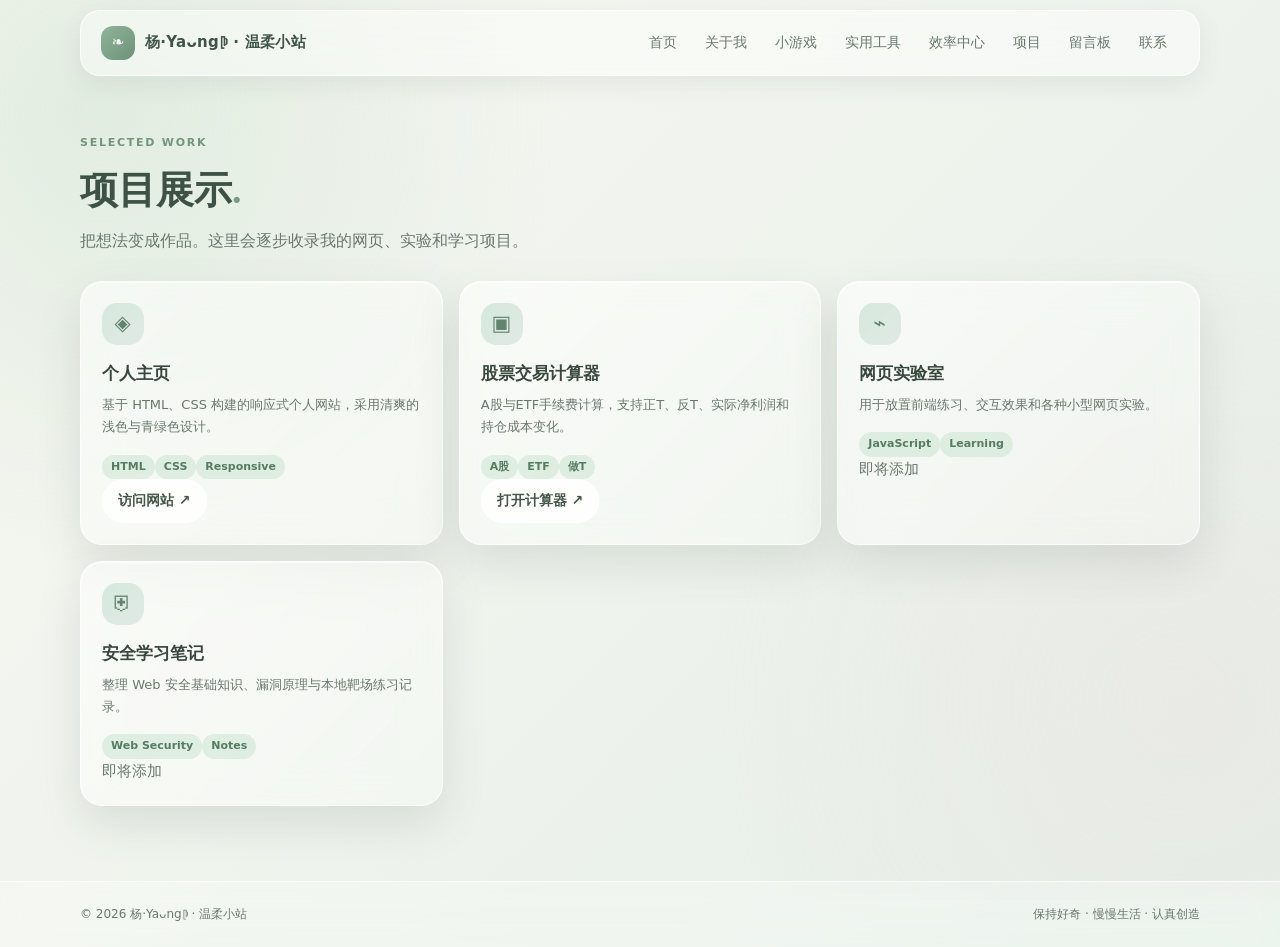
<file: projects.html>
<!doctype html><html lang="zh-CN"><head><meta charset="utf-8"><meta name="viewport" content="width=device-width,initial-scale=1"><meta name="theme-color" content="#f5f7f6"><meta name="description" content="个人项目、网页实验与开发作品。"><title>项目展示 · 杨·Yaᴗngᥫᩣ温柔小站</title><link rel="stylesheet" href="/assets/css/style.css"></head><body><header class="site-header"><div class="container nav"><a class="brand" href="/"><span class="brand-mark">❧</span><span>杨·Yaᴗngᥫᩣ · 温柔小站</span></a><button class="menu-toggle" aria-label="打开导航菜单" aria-expanded="false">☰</button><nav class="nav-links"><a href="/">首页</a><a href="/about.html">关于我</a><a href="/games.html">小游戏</a><a href="/tools.html">实用工具</a><a href="/focus.html">效率中心</a><a href="/projects.html">项目</a><a href="/guestbook.html">留言板</a><a href="/contact.html">联系</a></nav></div></header><main class="container page-main"><div class="page-intro"><div class="eyebrow">SELECTED WORK</div><h1 class="page-title">项目展示<span class="gradient">.</span></h1><p class="lead">把想法变成作品。这里会逐步收录我的网页、实验和学习项目。</p></div><div class="grid"><article class="card project-card"><div class="card-icon">◈</div><h3>个人主页</h3><p>基于 HTML、CSS 构建的响应式个人网站，采用清爽的浅色与青绿色设计。</p><div><span class="tag">HTML</span><span class="tag">CSS</span><span class="tag">Responsive</span></div><a class="btn" href="/">访问网站 ↗</a></article><article class="card project-card"><div class="card-icon">▣</div><h3>股票交易计算器</h3><p>A股与ETF手续费计算，支持正T、反T、实际净利润和持仓成本变化。</p><div><span class="tag">A股</span><span class="tag">ETF</span><span class="tag">做T</span></div><a class="btn" href="/tools/stock-calculator.html">打开计算器 ↗</a></article><article class="card project-card"><div class="card-icon">⌁</div><h3>网页实验室</h3><p>用于放置前端练习、交互效果和各种小型网页实验。</p><div><span class="tag">JavaScript</span><span class="tag">Learning</span></div><span class="muted">即将添加</span></article><article class="card project-card"><div class="card-icon">⛨</div><h3>安全学习笔记</h3><p>整理 Web 安全基础知识、漏洞原理与本地靶场练习记录。</p><div><span class="tag">Web Security</span><span class="tag">Notes</span></div><span class="muted">即将添加</span></article></div></main><footer class="site-footer"><div class="container footer-inner"><span>© <span data-year></span> 杨·Yaᴗngᥫᩣ · 温柔小站</span><span>保持好奇 · 慢慢生活 · 认真创造</span></div></footer><script src="/assets/js/main.js"></script></body></html>
</file>
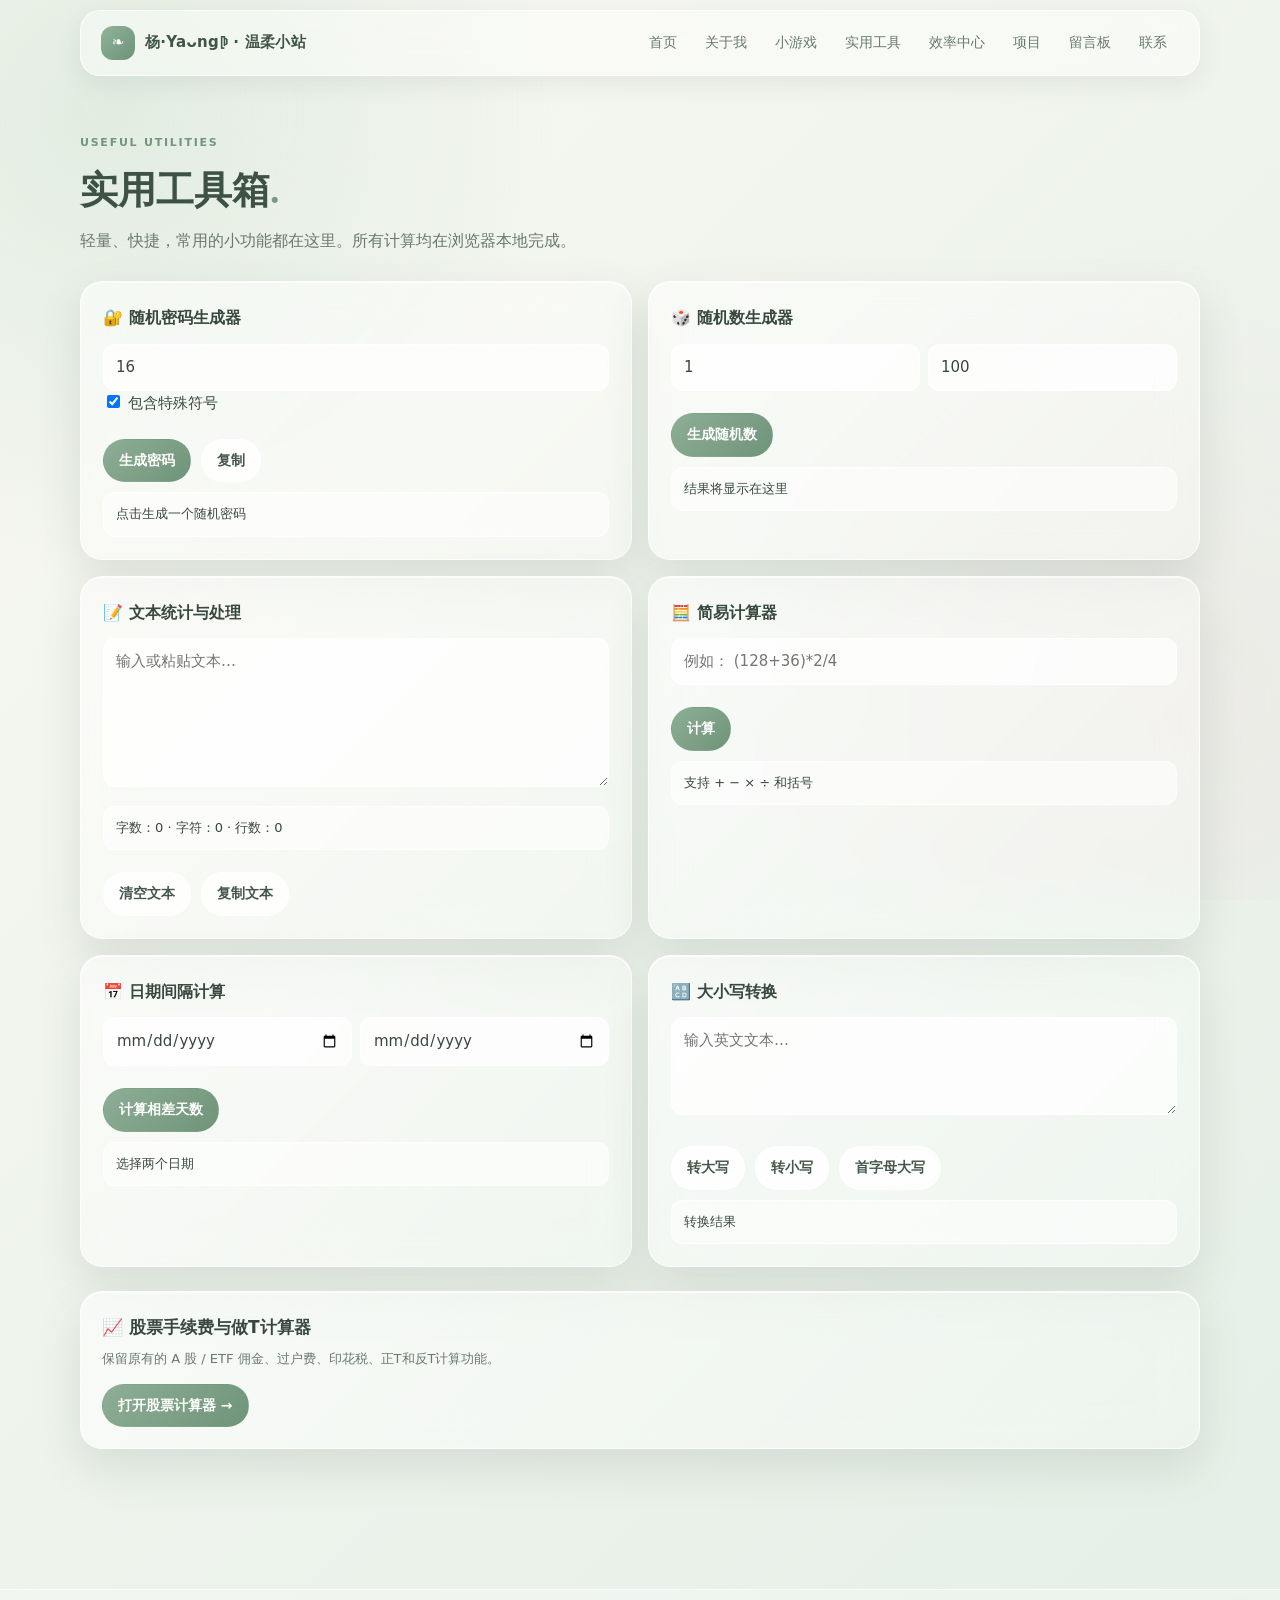
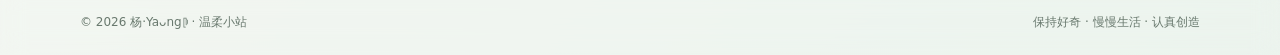
<file: tools.html>
<!doctype html><html lang="zh-CN"><head><meta charset="utf-8"><meta name="viewport" content="width=device-width,initial-scale=1"><meta name="theme-color" content="#f7f8fa"><title>实用工具箱 · 杨·Yaᴗngᥫᩣ温柔小站</title><link rel="stylesheet" href="/assets/css/style.css"></head><body><header class="site-header"><div class="container nav"><a class="brand" href="/"><span class="brand-mark">❧</span><span>杨·Yaᴗngᥫᩣ · 温柔小站</span></a><button class="menu-toggle" aria-label="打开导航菜单" aria-expanded="false">☰</button><nav class="nav-links"><a href="/">首页</a><a href="/about.html">关于我</a><a href="/games.html">小游戏</a><a href="/tools.html">实用工具</a><a href="/focus.html">效率中心</a><a href="/projects.html">项目</a><a href="/guestbook.html">留言板</a><a href="/contact.html">联系</a></nav></div></header><main class="container page-main"><div class="page-intro"><div class="eyebrow">USEFUL UTILITIES</div><h1 class="page-title">实用工具箱<span class="gradient">.</span></h1><p class="lead">轻量、快捷，常用的小功能都在这里。所有计算均在浏览器本地完成。</p></div><div class="tool-grid"><section class="tool-box"><h3>🔐 随机密码生成器</h3><input id="pw-len" class="field" type="number" min="6" max="64" value="16" aria-label="密码长度"><label><input id="pw-symbol" type="checkbox" checked> 包含特殊符号</label><div class="actions"><button class="btn primary" id="pw-make">生成密码</button><button class="btn" id="pw-copy">复制</button></div><div class="result" id="pw-out">点击生成一个随机密码</div></section><section class="tool-box"><h3>🎲 随机数生成器</h3><div class="inline-form"><input id="rand-min" class="field" type="number" value="1" aria-label="最小值"><input id="rand-max" class="field" type="number" value="100" aria-label="最大值"></div><div class="actions"><button class="btn primary" id="rand-go">生成随机数</button></div><div class="result" id="rand-out">结果将显示在这里</div></section><section class="tool-box"><h3>📝 文本统计与处理</h3><textarea id="text-in" class="field" rows="5" placeholder="输入或粘贴文本…"></textarea><div class="result" id="text-out">字数：0 · 字符：0 · 行数：0</div><div class="actions"><button class="btn" id="text-clear">清空文本</button><button class="btn" id="text-copy">复制文本</button></div></section><section class="tool-box"><h3>🧮 简易计算器</h3><input id="calc-in" class="field" inputmode="decimal" placeholder="例如： (128+36)*2/4"><div class="actions"><button class="btn primary" id="calc-go">计算</button></div><div class="result" id="calc-out">支持 + − × ÷ 和括号</div></section><section class="tool-box"><h3>📅 日期间隔计算</h3><div class="inline-form"><input id="date-a" class="field" type="date"><input id="date-b" class="field" type="date"></div><div class="actions"><button class="btn primary" id="date-go">计算相差天数</button></div><div class="result" id="date-out">选择两个日期</div></section><section class="tool-box"><h3>🔠 大小写转换</h3><textarea id="case-in" class="field" rows="3" placeholder="输入英文文本…"></textarea><div class="actions"><button class="btn" data-case="upper">转大写</button><button class="btn" data-case="lower">转小写</button><button class="btn" data-case="title">首字母大写</button></div><div class="result" id="case-out">转换结果</div></section></div><section class="section"><div class="card"><h3>📈 股票手续费与做T计算器</h3><p>保留原有的 A 股 / ETF 佣金、过户费、印花税、正T和反T计算功能。</p><a class="btn primary" href="/tools/stock-calculator.html">打开股票计算器 →</a></div></section></main><footer class="site-footer"><div class="container footer-inner"><span>© <span data-year></span> 杨·Yaᴗngᥫᩣ · 温柔小站</span><span>保持好奇 · 慢慢生活 · 认真创造</span></div></footer><script src="/assets/js/main.js"></script><script src="/assets/js/tools.js"></script></body></html>
</file>
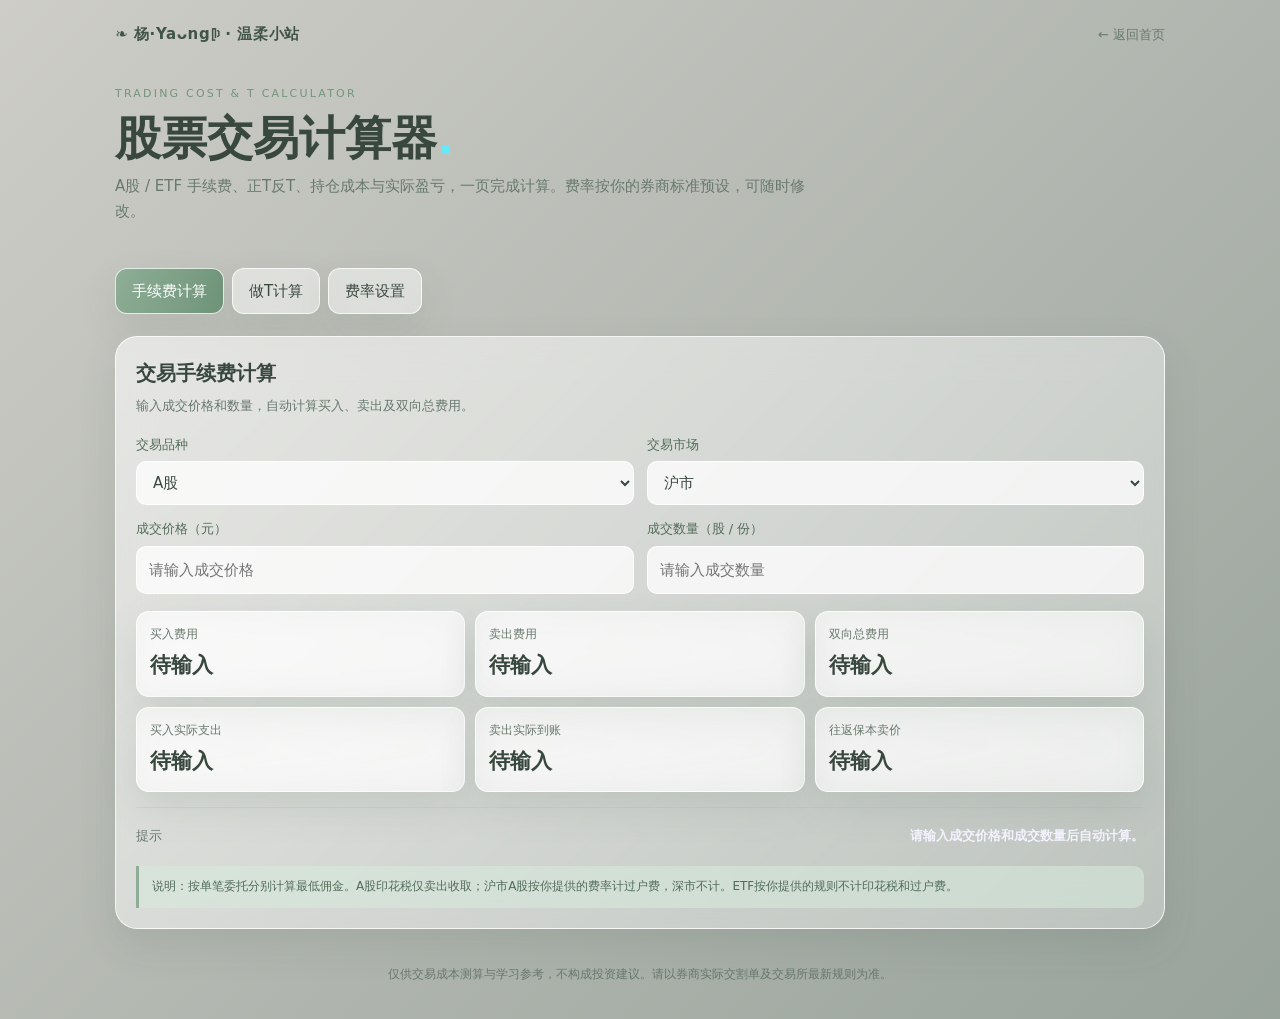
<file: tools/stock-calculator.html>
<!doctype html>
<html lang="zh-CN">
<head>
<meta charset="utf-8"><meta name="viewport" content="width=device-width,initial-scale=1">
<meta name="theme-color" content="#090b14">
<meta name="description" content="A股与ETF交易手续费、正T反T、持仓成本和盈亏计算器。">
<title>股票交易计算器 · Y 的个人空间</title>
<style>
:root{color-scheme:dark;--bg:#090b14;--panel:#12182a;--panel2:#0d1322;--line:rgba(166,151,255,.2);--text:#f4f3ff;--muted:#a4a8bf;--purple:#a78bfa;--cyan:#67e8f9;--green:#34d399;--red:#fb7185}
*{box-sizing:border-box}body{margin:0;background:radial-gradient(ellipse at 10% 0%,#7c3aed25,transparent 38%),radial-gradient(ellipse at 100% 75%,#0ea5e91a,transparent 35%),var(--bg);color:var(--text);font:15px/1.65 system-ui,-apple-system,"Segoe UI",sans-serif}
a{color:var(--cyan);text-decoration:none}.wrap{width:min(1050px,calc(100% - 30px));margin:auto}.top{padding:22px 0 12px;display:flex;justify-content:space-between;align-items:center;gap:15px}.brand{font-weight:800;letter-spacing:.04em}.back{font-size:13px;color:var(--muted)}.hero{padding:26px 0 22px}.eyebrow{font-size:11px;letter-spacing:.2em;color:var(--cyan)}h1{font-size:clamp(30px,6vw,46px);line-height:1.2;margin:8px 0}.sub{color:var(--muted);max-width:720px;margin:0}
.tabs{display:flex;gap:8px;flex-wrap:wrap;margin:22px 0}.tab{border:1px solid var(--line);background:#111629;color:var(--muted);padding:10px 16px;border-radius:12px;cursor:pointer;font:inherit}.tab.active{background:linear-gradient(110deg,#7c3aed,#4f46e5);color:white;border-color:transparent}
.panel{background:linear-gradient(145deg,#151a2cdd,#0e1220ee);border:1px solid var(--line);border-radius:18px;padding:20px;margin:0 0 18px;box-shadow:0 18px 50px #0002}.panel h2{font-size:20px;margin:0 0 5px}.hint{font-size:13px;color:var(--muted);margin:0 0 17px}.grid{display:grid;grid-template-columns:repeat(2,minmax(0,1fr));gap:13px}.field{display:flex;flex-direction:column;gap:6px}.field label{font-size:13px;color:#c8c8dc}.field input,.field select{width:100%;background:#090e1b;border:1px solid #343954;border-radius:10px;color:white;padding:11px 12px;font:inherit;min-width:0}.field input:focus,.field select:focus{outline:2px solid #8b5cf6;border-color:transparent}.unit{font-size:11px;color:var(--muted)}.results{display:grid;grid-template-columns:repeat(3,minmax(0,1fr));gap:10px;margin-top:17px}.metric{background:#090e1b;border:1px solid var(--line);border-radius:13px;padding:13px}.metric span{display:block;color:var(--muted);font-size:12px}.metric strong{font-size:21px;display:block;margin-top:3px;overflow-wrap:anywhere}.good{color:var(--green)}.bad{color:var(--red)}.neutral{color:var(--cyan)}.rows{margin-top:15px;border-top:1px solid var(--line);padding-top:12px}.rowline{display:flex;justify-content:space-between;gap:15px;padding:5px 0;color:var(--muted);font-size:13px}.rowline b{color:var(--text);font-weight:600;text-align:right}.note{border-left:3px solid #8b5cf6;background:#a78bfa12;padding:11px 13px;border-radius:0 10px 10px 0;color:#c8c8dc;font-size:12px;margin-top:14px}.actions{display:flex;gap:10px;flex-wrap:wrap;margin-top:14px}.btn{border:1px solid var(--line);background:#a78bfa18;color:#e9ddff;padding:9px 13px;border-radius:10px;cursor:pointer;font:inherit}.btn:hover{background:#a78bfa30}.hidden{display:none!important}.footer{color:#777f9b;font-size:12px;padding:18px 0 35px;text-align:center}
@media(max-width:650px){.grid{grid-template-columns:1fr}.results{grid-template-columns:repeat(2,minmax(0,1fr))}.panel{padding:15px}.metric strong{font-size:18px}.top{align-items:flex-start}}
/* Soft glass theme integration */body{background:linear-gradient(135deg,rgba(247,246,239,.82),rgba(216,232,220,.68)),url('https://images.unsplash.com/photo-1470252649378-9c29740c9fa8?auto=format&fit=crop&w=2200&q=85') center/cover fixed;color:#39483f}a{color:#64866e}.brand{color:#405448}.back,.hint,.sub,.unit,.rowline,.footer{color:#69796e}.tabs .tab,.panel,.metric{background:rgba(255,255,255,.48);border:1px solid rgba(255,255,255,.78);color:#39483f;backdrop-filter:blur(18px);box-shadow:0 16px 38px rgba(69,91,76,.12)}.tab{color:#69796e}.tab.active{background:linear-gradient(110deg,#8eae96,#6f9479);color:white}.panel{background:linear-gradient(135deg,rgba(255,255,255,.58),rgba(255,255,255,.32));border-radius:22px}.panel h2,.hero h1{color:#39483f}.eyebrow{color:#73957c}.field label{color:#526c59}.field input,.field select{background:rgba(255,255,255,.75);border:1px solid rgba(255,255,255,.9);color:#39483f}.field input:focus,.field select:focus{outline:2px solid #8fb49a}.metric{background:rgba(255,255,255,.56)}.metric span{color:#69796e}.metric strong{color:#39483f}.good{color:#34774b}.bad{color:#b85e67}.neutral{color:#64866e}.note{border-left-color:#8eae96;background:rgba(216,235,220,.55);color:#526c59}.btn{background:rgba(255,255,255,.72);border-color:rgba(255,255,255,.9);color:#45574a;border-radius:999px}.btn:hover{background:rgba(255,255,255,.92)}</style>
</head>
<body>
<div class="wrap">
<header class="top"><a class="brand" href="/">❧ 杨·Yaᴗngᥫᩣ · 温柔小站</a><a class="back" href="/projects.html">← 返回首页</a></header>
<section class="hero"><div class="eyebrow">TRADING COST & T CALCULATOR</div><h1>股票交易计算器<span style="color:#67e8f9">.</span></h1><p class="sub">A股 / ETF 手续费、正T反T、持仓成本与实际盈亏，一页完成计算。费率按你的券商标准预设，可随时修改。</p></section>
<div class="tabs" role="tablist"><button class="tab active" data-tab="fees">手续费计算</button><button class="tab" data-tab="tcalc">做T计算</button><button class="tab" data-tab="settings">费率设置</button></div>

<section id="fees" class="panel">
<h2>交易手续费计算</h2><p class="hint">输入成交价格和数量，自动计算买入、卖出及双向总费用。</p>
<div class="grid">
<div class="field"><label for="feeType">交易品种</label><select id="feeType"><option value="stock">A股</option><option value="etf">ETF</option></select></div>
<div class="field"><label for="feeMarket">交易市场</label><select id="feeMarket"><option value="sh">沪市</option><option value="sz">深市</option><option value="bj">北交所（按A股费率估算）</option></select></div>
<div class="field"><label for="feePrice">成交价格（元）</label><input id="feePrice" type="number" min="0" step="0.001" placeholder="请输入成交价格"></div>
<div class="field"><label for="feeQty">成交数量（股 / 份）</label><input id="feeQty" type="number" min="0" step="1" placeholder="请输入成交数量"></div>
</div>
<div class="results">
<div class="metric"><span>买入费用</span><strong id="feeBuy" class="neutral">—</strong></div>
<div class="metric"><span>卖出费用</span><strong id="feeSell" class="neutral">—</strong></div>
<div class="metric"><span>双向总费用</span><strong id="feeTotal" class="bad">—</strong></div>
<div class="metric"><span>买入实际支出</span><strong id="feeBuyCost">—</strong></div>
<div class="metric"><span>卖出实际到账</span><strong id="feeSellNet">—</strong></div>
<div class="metric"><span>往返保本卖价</span><strong id="feeBreakeven" class="good">—</strong></div>
</div>
<div class="rows" id="feeBreakdown"></div>
<div class="note">说明：按单笔委托分别计算最低佣金。A股印花税仅卖出收取；沪市A股按你提供的费率计过户费，深市不计。ETF按你提供的规则不计印花税和过户费。</div>
</section>

<section id="tcalc" class="panel hidden">
<h2>正T / 反T计算</h2><p class="hint">按同一数量完成一买一卖，计算扣费后的做T利润，以及现金流口径的持仓摊薄成本。</p>
<div class="grid">
<div class="field"><label for="tType">交易品种</label><select id="tType"><option value="stock">A股</option><option value="etf">ETF</option></select></div>
<div class="field"><label for="tMarket">交易市场</label><select id="tMarket"><option value="sh">沪市</option><option value="sz">深市</option><option value="bj">北交所（按A股费率估算）</option></select></div>
<div class="field"><label for="tMode">做T方式</label><select id="tMode"><option value="positive">正T：先买后卖</option><option value="reverse">反T：先卖后买</option></select></div>
<div class="field"><label for="tQty">做T数量（股 / 份）</label><input id="tQty" type="number" min="1" step="1" placeholder="请输入做T数量"></div>
<div class="field"><label for="holdQty">原持仓数量（股 / 份）</label><input id="holdQty" type="number" min="0" step="1" placeholder="请输入原持仓数量"></div>
<div class="field"><label for="holdCost">原持仓成本价（元）</label><input id="holdCost" type="number" min="0" step="0.001" placeholder="请输入原持仓成本价"></div>
<div class="field"><label for="buyPrice">本次买入 / 买回价格（元）</label><input id="buyPrice" type="number" min="0" step="0.001" placeholder="请输入买入 / 买回价格"></div>
<div class="field"><label for="sellPrice">本次卖出价格（元）</label><input id="sellPrice" type="number" min="0" step="0.001" placeholder="请输入卖出价格"></div>
</div>
<div class="results">
<div class="metric"><span>做T毛利润</span><strong id="tGross">—</strong></div>
<div class="metric"><span>本次总手续费</span><strong id="tFees">—</strong></div>
<div class="metric"><span>做T实际净利润</span><strong id="tNet">—</strong></div>
<div class="metric"><span>做T后持仓数量</span><strong id="tEndQty">—</strong></div>
<div class="metric"><span>做T后摊薄成本价</span><strong id="tEndCost">—</strong></div>
<div class="metric"><span>做T净收益率</span><strong id="tRate">—</strong></div>
</div>
<div class="rows" id="tBreakdown"></div>
<div class="note" id="tRuleNote">A股普通股票实行T+1：正T时，当天买入的股票不能当天卖出；需要卖出原有可用持仓。请确认可卖数量足够。部分ETF支持T+0，部分ETF不支持，需以具体基金交易规则为准。本工具按输入的买卖两笔成交测算，不会自动判断证券代码的回转资格。</div>
</section>

<section id="settings" class="panel hidden">
<h2>费率设置</h2><p class="hint">初始值来自你提供的券商费率。修改后仅保存在当前浏览器，不会上传。</p>
<div class="grid">
<div class="field"><label for="stockRate">A股佣金（%）</label><input id="stockRate" type="number" min="0" step="0.00001" value="0.00691"></div>
<div class="field"><label for="stockMin">A股最低佣金（元 / 笔）</label><input id="stockMin" type="number" min="0" step="0.01" value="5"></div>
<div class="field"><label for="etfRate">ETF佣金（%）</label><input id="etfRate" type="number" min="0" step="0.00001" value="0.005"></div>
<div class="field"><label for="etfMin">ETF最低佣金（元 / 笔）</label><input id="etfMin" type="number" min="0" step="0.01" value="0.1"></div>
<div class="field"><label for="stampRate">印花税（%）</label><input id="stampRate" type="number" min="0" step="0.00001" value="0.05"></div>
<div class="field"><label for="transferRate">沪市A股过户费（%）</label><input id="transferRate" type="number" min="0" step="0.00001" value="0.001"></div>
</div>
<div class="actions"><button class="btn" id="saveSettings">保存费率</button><button class="btn" id="resetSettings">恢复初始费率</button></div>
<div class="note">费率百分比按百分数输入，例如 0.00691 表示 0.00691%，程序会自动换算。若券商佣金报价是否包含规费存在差异，请以交割单为准，避免重复计费。</div>
</section>
<footer class="footer">仅供交易成本测算与学习参考，不构成投资建议。请以券商实际交割单及交易所最新规则为准。</footer>
</div>
<script>
const defaults={stockRate:0.00691,stockMin:5,etfRate:0.005,etfMin:0.1,stampRate:0.05,transferRate:0.001};
let rates={...defaults};
const $=id=>document.getElementById(id);
const num=id=>Math.max(0,Number($(id).value)||0);
const money=n=>(Number.isFinite(n)?n:0).toFixed(2)+" 元";
const price=n=>(Number.isFinite(n)?n:0).toFixed(4)+" 元";
const pct=n=>(Number.isFinite(n)?n:0).toFixed(3)+"%";
function feeParts(type,market,amount,side){
 const isETF=type==="etf";
 const rate=(isETF?rates.etfRate:rates.stockRate)/100;
 const min=isETF?rates.etfMin:rates.stockMin;
 const commission=amount>0?Math.max(amount*rate,min):0;
 const stamp=!isETF&&side==="sell"?amount*rates.stampRate/100:0;
 const transfer=!isETF&&market==="sh"?amount*rates.transferRate/100:0;
 return {commission,stamp,transfer,total:commission+stamp+transfer};
}
function updateFees(){
 const type=$("feeType").value,market=$("feeMarket").value,p=num("feePrice"),q=num("feeQty"),amount=p*q;
 if(!p||!q){["feeBuy","feeSell","feeTotal","feeBuyCost","feeSellNet","feeBreakeven"].forEach(id=>$(id).textContent="待输入");$("feeBreakdown").innerHTML='<div class="rowline"><span>提示</span><b>请输入成交价格和成交数量后自动计算。</b></div>';return;}
 const b=feeParts(type,market,amount,"buy"),s=feeParts(type,market,amount,"sell");
 $("feeBuy").textContent=money(b.total);$("feeSell").textContent=money(s.total);$("feeTotal").textContent=money(b.total+s.total);
 $("feeBuyCost").textContent=money(amount+b.total);$("feeSellNet").textContent=money(amount-s.total);
 let lo=0,hi=Math.max(p*3,1);for(let i=0;i<80;i++){const mid=(lo+hi)/2;const sf=feeParts(type,market,mid*q,"sell").total;if(mid*q-sf>=amount+b.total)hi=mid;else lo=mid;}
 $("feeBreakeven").textContent=price(hi);
 $("feeBreakdown").innerHTML='<div class="rowline"><span>买入佣金</span><b>'+money(b.commission)+'</b></div><div class="rowline"><span>买入过户费</span><b>'+money(b.transfer)+'</b></div><div class="rowline"><span>卖出佣金</span><b>'+money(s.commission)+'</b></div><div class="rowline"><span>卖出印花税</span><b>'+money(s.stamp)+'</b></div><div class="rowline"><span>卖出过户费</span><b>'+money(s.transfer)+'</b></div>';
}
function updateT(){
 const type=$("tType").value,market=$("tMarket").value,mode=$("tMode").value,q=num("tQty"),hq=num("holdQty"),cost=num("holdCost"),bp=num("buyPrice"),sp=num("sellPrice");
 const invalid=q<=0||hq<q||cost<=0||bp<=0||sp<=0;
 if(invalid){["tGross","tFees","tNet","tEndQty","tEndCost","tRate"].forEach(id=>$(id).textContent="请检查输入");$("tBreakdown").innerHTML='<div class="rowline"><span>提示</span><b>做T数量需大于0，且不能超过原持仓；价格和原成本需大于0。</b></div>';return;}
 const buyAmount=q*bp,sellAmount=q*sp;
 const buy=feeParts(type,market,buyAmount,"buy"),sell=feeParts(type,market,sellAmount,"sell");
 const fees=buy.total+sell.total;
 const gross=mode==="positive"?(sp-bp)*q:(sp-bp)*q;
 const net=gross-fees;
 const endQty=hq;
 // Cash-flow adjusted average cost: original capital + buy cash outflow - sell cash inflow + both-side fees.
 const netInvested=hq*cost+buyAmount+buy.total-sellAmount+sell.total;
 const endCost=netInvested/endQty;
 $("tGross").textContent=money(gross);$("tGross").className=gross>=0?"good":"bad";
 $("tFees").textContent=money(fees);$("tNet").textContent=money(net);$("tNet").className=net>=0?"good":"bad";
 $("tEndQty").textContent=Math.round(endQty).toLocaleString("zh-CN")+" 股 / 份";
 $("tEndCost").textContent=price(endCost);$("tRate").textContent=pct((net/(q*bp||1))*100);
 const first=mode==="positive"?"先买入":"先卖出",second=mode==="positive"?"后卖出":"后买入";
 $("tBreakdown").innerHTML='<div class="rowline"><span>交易顺序</span><b>'+first+'，'+second+'</b></div><div class="rowline"><span>买入 / 买回金额</span><b>'+money(buyAmount)+'</b></div><div class="rowline"><span>卖出金额</span><b>'+money(sellAmount)+'</b></div><div class="rowline"><span>买入侧费用（佣金'+(type==="stock"&&market==="sh"?' + 过户费':'')+'）</span><b>'+money(buy.total)+'</b></div><div class="rowline"><span>卖出侧费用（佣金'+(type==="stock"?' + 印花税'+(market==="sh"?' + 过户费':''):'')+'）</span><b>'+money(sell.total)+'</b></div><div class="rowline"><span>持仓现金流调整</span><b>'+money(netInvested)+'</b></div>';
 $("tRuleNote").textContent=type==="stock"?"A股普通股票实行T+1：正T先买后卖时，当天新买入的股票不能当天卖出，本计算假设卖出的是原有可用持仓；请确保原持仓可卖数量不少于做T数量。反T卖出后买回通常需要先有可卖持仓。":"ETF是否支持T+0取决于具体品种（例如部分跨境、债券、货币类ETF可当日回转，部分股票ETF通常为T+1）。本计算器按你输入的两笔成交测算，请确认该ETF的交易规则。";
}
function renderAll(){updateFees();updateT();}
document.querySelectorAll(".tab").forEach(btn=>btn.addEventListener("click",()=>{document.querySelectorAll(".tab").forEach(x=>x.classList.toggle("active",x===btn));["fees","tcalc","settings"].forEach(id=>$(id).classList.toggle("hidden",id!==btn.dataset.tab));}));
function loadRates(){Object.keys(defaults).forEach(k=>$(k).value=rates[k]);}
$("saveSettings").addEventListener("click",()=>{Object.keys(defaults).forEach(k=>rates[k]=Math.max(0,Number($(k).value)||0));try{localStorage.setItem("yStockCalcRates",JSON.stringify(rates));}catch(e){}renderAll();alert("费率已保存");});
$("resetSettings").addEventListener("click",()=>{rates={...defaults};loadRates();try{localStorage.removeItem("yStockCalcRates");}catch(e){}renderAll();});
try{const saved=JSON.parse(localStorage.getItem("yStockCalcRates")||"null");if(saved)rates={...defaults,...saved};}catch(e){}
loadRates();
document.querySelectorAll("input,select").forEach(el=>el.addEventListener("input",renderAll));
renderAll();
</script>
</body></html>
</file>
<file: assets/css/style.css>
:root{color-scheme:light;--bg:#f7f8fa;--surface:#fff;--line:#e8ebf0;--ink:#202938;--muted:#7b8493;--accent:#4169e1;--accent-soft:#edf2ff;--shadow:0 10px 30px rgba(31,45,75,.055)}
*{box-sizing:border-box}html{scroll-behavior:smooth}body{margin:0;background:var(--bg);color:var(--ink);font:15px/1.7 Inter,ui-sans-serif,system-ui,-apple-system,"Segoe UI",sans-serif}a{color:inherit;text-decoration:none}button,input,textarea,select{font:inherit}.container{width:min(1120px,calc(100% - 40px));margin:auto}.site-header{position:sticky;top:0;z-index:20;background:rgba(255,255,255,.92);backdrop-filter:blur(16px);border-bottom:1px solid var(--line)}.nav{height:68px;display:flex;align-items:center;justify-content:space-between;gap:20px}.brand{display:flex;align-items:center;gap:10px;font-weight:800;letter-spacing:.02em}.brand-mark{width:34px;height:34px;border-radius:11px;display:grid;place-items:center;background:var(--accent);color:white}.nav-links{display:flex;align-items:center;gap:4px}.nav-links a{padding:8px 12px;border-radius:9px;color:var(--muted);font-size:14px}.nav-links a:hover,.nav-links a.active{background:var(--accent-soft);color:var(--accent)}.menu-toggle{display:none;border:1px solid var(--line);background:white;border-radius:9px;padding:6px 10px;font-size:19px}.hero{padding:78px 0 56px;display:grid;grid-template-columns:1.2fr .8fr;gap:40px;align-items:center}.eyebrow{font-size:11px;font-weight:800;letter-spacing:.16em;color:var(--accent)}h1,h2,h3,p{margin-top:0}.hero h1{font-size:clamp(38px,6vw,62px);line-height:1.15;letter-spacing:-.05em;margin:13px 0}.gradient{color:var(--accent)}.lead{color:var(--muted);font-size:16px;max-width:650px}.hero-panel{background:linear-gradient(145deg,#edf2ff,#fff);border:1px solid #e2e9ff;border-radius:24px;padding:28px;min-height:220px;display:flex;flex-direction:column;justify-content:space-between}.hero-panel strong{font-size:22px}.hero-panel .big-mark{font-size:52px;color:var(--accent);font-weight:900;line-height:1}.actions{display:flex;gap:10px;flex-wrap:wrap;margin-top:22px}.btn{display:inline-flex;align-items:center;justify-content:center;border:1px solid var(--line);background:#fff;color:var(--ink);padding:9px 15px;border-radius:10px;font-size:14px;font-weight:650;cursor:pointer}.btn.primary{background:var(--accent);border-color:var(--accent);color:#fff}.btn:hover{filter:brightness(.97);transform:translateY(-1px)}.section{padding:24px 0 65px}.section-head{display:flex;align-items:end;justify-content:space-between;gap:15px;margin-bottom:20px}.section-head h2,.page-title{font-size:clamp(27px,4vw,38px);letter-spacing:-.04em;margin:5px 0}.muted,.card p{color:var(--muted)}.grid{display:grid;grid-template-columns:repeat(3,1fr);gap:16px}.card{background:var(--surface);border:1px solid var(--line);border-radius:16px;padding:21px;box-shadow:var(--shadow)}.card-icon{width:42px;height:42px;border-radius:12px;background:var(--accent-soft);color:var(--accent);display:grid;place-items:center;font-size:21px;margin-bottom:14px}.card h3{font-size:17px;margin:0 0 6px}.card p{font-size:13px;margin:0 0 14px}.tag{display:inline-block;background:var(--accent-soft);color:var(--accent);padding:3px 9px;border-radius:99px;font-size:11px;font-weight:700}.page-main{min-height:70vh;padding:55px 0 75px}.page-intro{margin-bottom:27px}.page-intro .lead{margin-bottom:0}.tool-grid{display:grid;grid-template-columns:repeat(2,minmax(0,1fr));gap:16px}.tool-box{background:#fff;border:1px solid var(--line);border-radius:15px;padding:20px}.tool-box h3{margin:0 0 12px;font-size:16px}.field{width:100%;padding:10px 12px;border:1px solid var(--line);border-radius:9px;background:#fff;color:var(--ink);outline:none}.field:focus{border-color:var(--accent);box-shadow:0 0 0 3px #4169e118}.result{margin-top:10px;padding:10px 12px;background:var(--bg);border-radius:9px;overflow-wrap:anywhere;color:var(--ink);font-size:13px}.game-area{background:#fff;border:1px solid var(--line);border-radius:16px;padding:18px}.game-board{display:grid;grid-template-columns:repeat(4,1fr);gap:7px;max-width:340px;margin:15px auto}.tile{aspect-ratio:1;border-radius:9px;background:#eef1f6;display:grid;place-items:center;font-size:22px;font-weight:800}.tile.filled{background:#dce6ff;color:#2448a8}.tile.v4{background:#c5d6ff}.tile.v8{background:#a8c2ff}.memory-grid{display:grid;grid-template-columns:repeat(4,1fr);gap:8px;max-width:420px;margin:16px auto}.memory-card{aspect-ratio:1;border:1px solid var(--line);border-radius:10px;background:var(--accent-soft);font-size:25px;cursor:pointer}.memory-card.open{background:white}.reaction-pad{min-height:150px;border-radius:14px;background:#edf2ff;display:grid;place-items:center;text-align:center;padding:20px;cursor:pointer;font-weight:700;color:var(--accent)}.reaction-pad.waiting{background:#fff2df;color:#9a5b00}.reaction-pad.ready{background:#dff7e9;color:#137344}.site-footer{border-top:1px solid var(--line);background:#fff;padding:22px 0;color:var(--muted);font-size:12px}.footer-inner{display:flex;justify-content:space-between;gap:12px;flex-wrap:wrap}.todo-list{padding:0;list-style:none}.todo-list li{display:flex;align-items:center;gap:8px;padding:8px 0;border-bottom:1px solid var(--line)}.todo-list li span{flex:1}.todo-list li.done span{text-decoration:line-through;color:var(--muted)}.inline-form{display:flex;gap:8px}.inline-form .field{flex:1}.clock{font-size:40px;font-weight:800;letter-spacing:.04em;text-align:center;margin:15px 0}@media(max-width:760px){.hero{grid-template-columns:1fr;padding:54px 0 30px;gap:20px}.hero-panel{min-height:160px}.grid{grid-template-columns:1fr}.tool-grid{grid-template-columns:1fr}.menu-toggle{display:block}.nav-links{display:none;position:absolute;top:67px;left:0;right:0;padding:12px 20px 18px;background:#fff;border-bottom:1px solid var(--line);flex-direction:column;align-items:stretch}.nav-links.open{display:flex}.nav-links a{padding:11px}.section{padding-bottom:45px}.section-head{align-items:flex-start;flex-direction:column}.page-main{padding:42px 0 55px}.footer-inner{flex-direction:column}}


/* ── 温柔液态玻璃主题 ── */
:root{color-scheme:light;--bg:#e8eee7;--surface:rgba(255,255,255,.42);--line:rgba(255,255,255,.72);--ink:#39483f;--muted:#69796e;--accent:#72947e;--accent-soft:rgba(211,231,217,.72);--shadow:0 18px 45px rgba(69,91,76,.14)}
html{scroll-behavior:smooth}
body{position:relative;isolation:isolate;background:linear-gradient(135deg,rgba(247,246,239,.82),rgba(216,232,220,.68)),url('https://images.unsplash.com/photo-1470252649378-9c29740c9fa8?auto=format&fit=crop&w=2200&q=85') center center/cover fixed;color:var(--ink);font-family:"Noto Sans SC","Microsoft YaHei",system-ui,sans-serif}
body:before{content:"";position:fixed;inset:0;z-index:-1;pointer-events:none;background:radial-gradient(circle at 8% 12%,rgba(186,218,195,.35),transparent 32%),radial-gradient(circle at 92% 78%,rgba(239,216,222,.28),transparent 34%)}
.site-header{top:10px;margin:10px auto 0;width:min(1120px,calc(100% - 28px));border:1px solid var(--line);border-radius:20px;background:rgba(255,255,255,.46);backdrop-filter:blur(20px) saturate(1.25);-webkit-backdrop-filter:blur(20px) saturate(1.25);box-shadow:0 8px 26px rgba(69,91,76,.09)}
.nav{height:auto;min-height:64px}.brand{color:#405448}.brand-mark{background:linear-gradient(135deg,#8fb49a,#6e9279);border-radius:12px;color:#fff}
.nav-links a{border-radius:999px;color:#69796e;transition:.22s}.nav-links a:hover,.nav-links a.active{background:rgba(255,255,255,.78);color:#557b61}
.menu-toggle{background:rgba(255,255,255,.7);border-color:var(--line);color:var(--ink)}
.hero{padding-top:84px}.eyebrow{color:#73957c}.hero h1{font-family:"Noto Serif SC","Songti SC",serif;letter-spacing:0;color:#39483f}.gradient{color:#789b83}.lead{color:#69796e}
.hero-panel,.card,.tool-box,.game-area,.guestbook-panel,.content-card{background:linear-gradient(135deg,rgba(255,255,255,.58),rgba(255,255,255,.30));border:1px solid var(--line);border-radius:22px;backdrop-filter:blur(18px) saturate(1.2);-webkit-backdrop-filter:blur(18px) saturate(1.2);box-shadow:var(--shadow),inset 0 1px 1px rgba(255,255,255,.8)}
.hero-panel{background:linear-gradient(145deg,rgba(229,241,231,.74),rgba(255,255,255,.38));border-color:var(--line)}
.card{transition:transform .28s ease,box-shadow .28s ease}.card:hover{transform:translateY(-5px);box-shadow:0 22px 45px rgba(69,91,76,.18)}
.card-icon{background:linear-gradient(135deg,#d5e9dc,#e1e9e5);color:#63856e;border-radius:15px}
.btn{border:1px solid rgba(255,255,255,.85);background:rgba(255,255,255,.68);color:#45574a;border-radius:999px;backdrop-filter:blur(8px);transition:.2s}
.btn.primary{background:linear-gradient(135deg,#8eae96,#6f9479);border-color:transparent;color:white}
.btn:hover{filter:brightness(1.02);transform:translateY(-2px)}
.tag{background:rgba(216,235,220,.8);color:#557b61}
.tool-box,.game-area{padding:22px}.field{background:rgba(255,255,255,.72);border-color:rgba(255,255,255,.9);border-radius:12px;color:var(--ink)}.field:focus{border-color:#8fb49a;box-shadow:0 0 0 3px rgba(114,148,126,.15)}
.result{background:rgba(255,255,255,.55);border:1px solid rgba(255,255,255,.65);border-radius:12px}
.tile{background:rgba(255,255,255,.62);color:#526c59}.tile.filled{background:#dceee0;color:#42684b}.tile.v4{background:#c5dfcb}.reaction-pad{background:rgba(220,235,224,.8);color:#547b60}.reaction-pad.waiting{background:#fff0d9;color:#9a6b2e}.reaction-pad.ready{background:#d8f1df;color:#34774b}
.page-main{padding-top:58px}.page-title,.section-head h2{font-family:"Noto Serif SC","Songti SC",serif;letter-spacing:0;color:#3d5144}
.site-footer{background:rgba(255,255,255,.28);border-top:1px solid rgba(255,255,255,.65);backdrop-filter:blur(12px);color:#69796e}
.glass-note{padding:30px;border:1px solid var(--line);border-radius:24px;background:rgba(255,255,255,.42);backdrop-filter:blur(18px);box-shadow:var(--shadow);text-align:center}.glass-note h2{font:600 27px "Noto Serif SC",serif;margin:8px 0}.glass-note p{color:var(--muted);margin:0}
@media(max-width:760px){.site-header{position:sticky;top:8px}.nav-links{background:rgba(247,249,245,.92);backdrop-filter:blur(20px);border:1px solid var(--line);border-radius:0 0 18px 18px;box-shadow:var(--shadow)}.hero{padding-top:54px}}
@media(prefers-reduced-motion:reduce){*,*:before,*:after{scroll-behavior:auto!important;transition:none!important;animation:none!important}}
</file>
